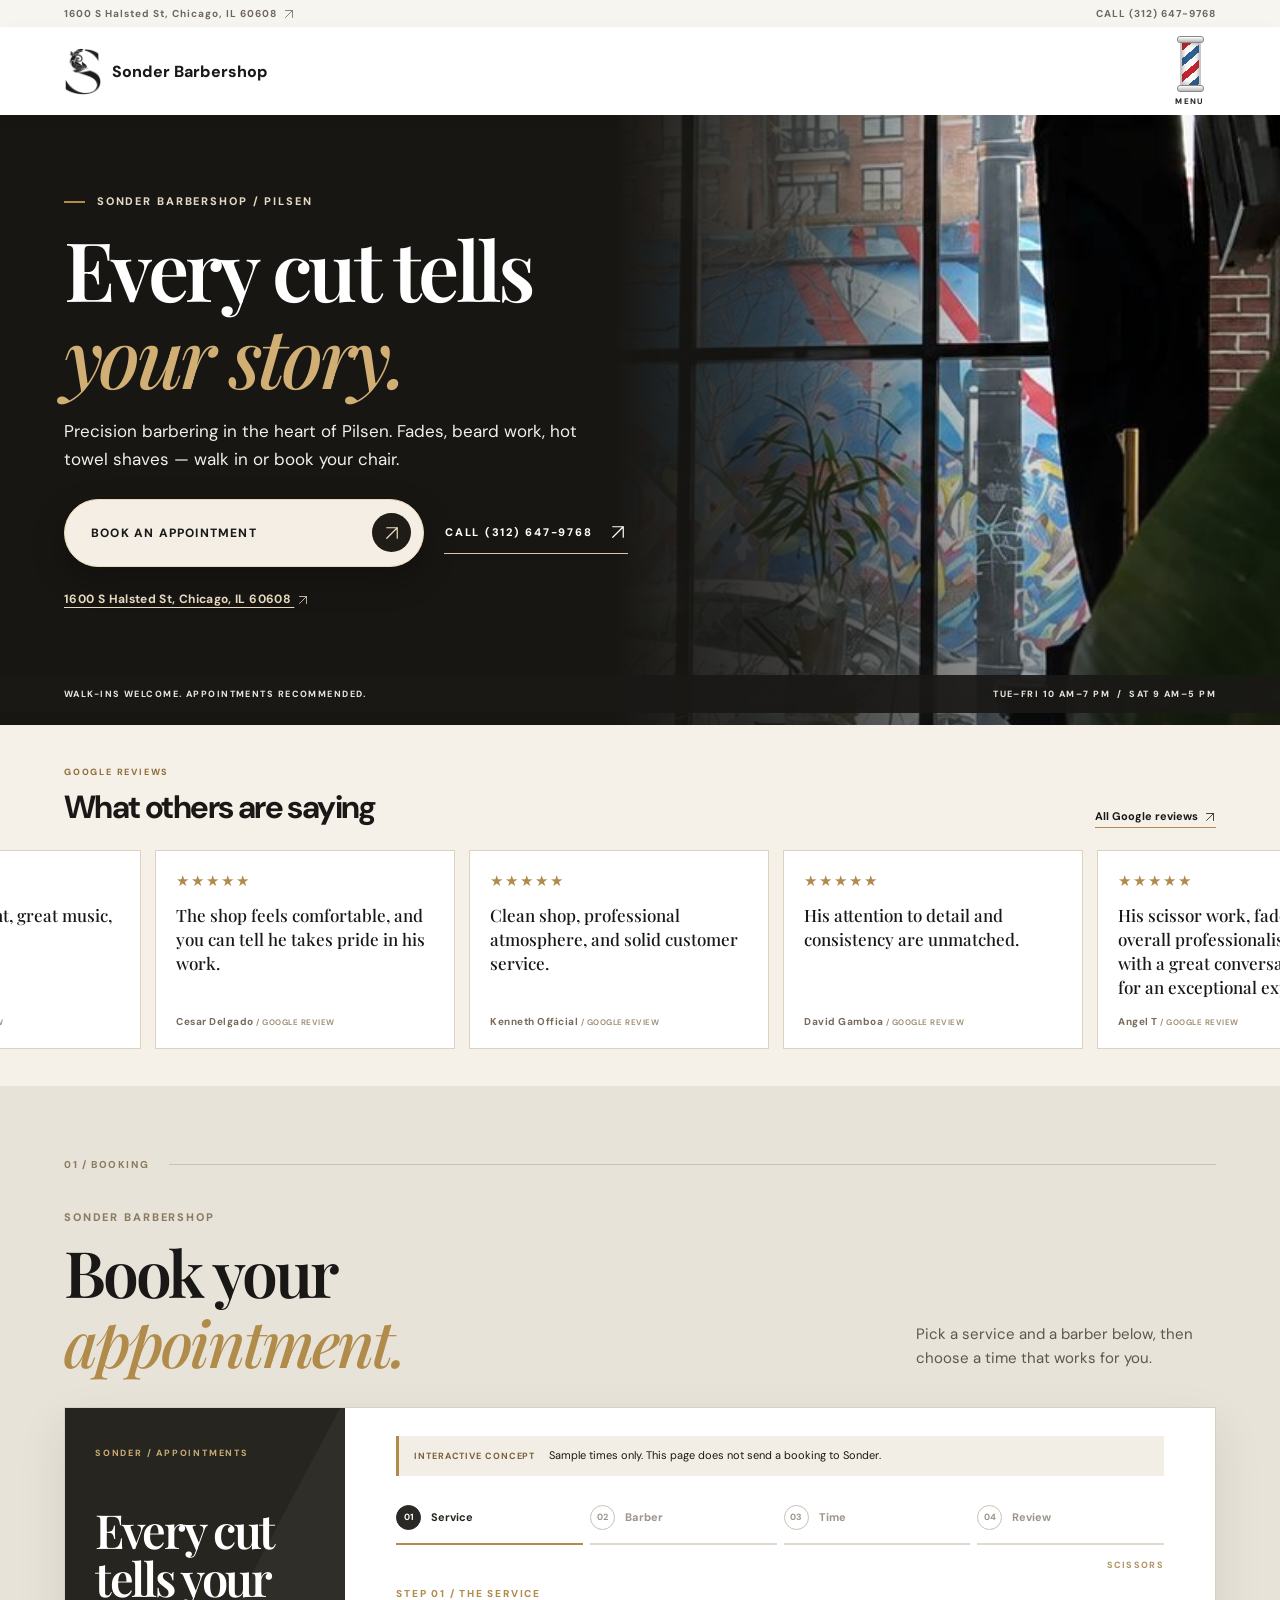
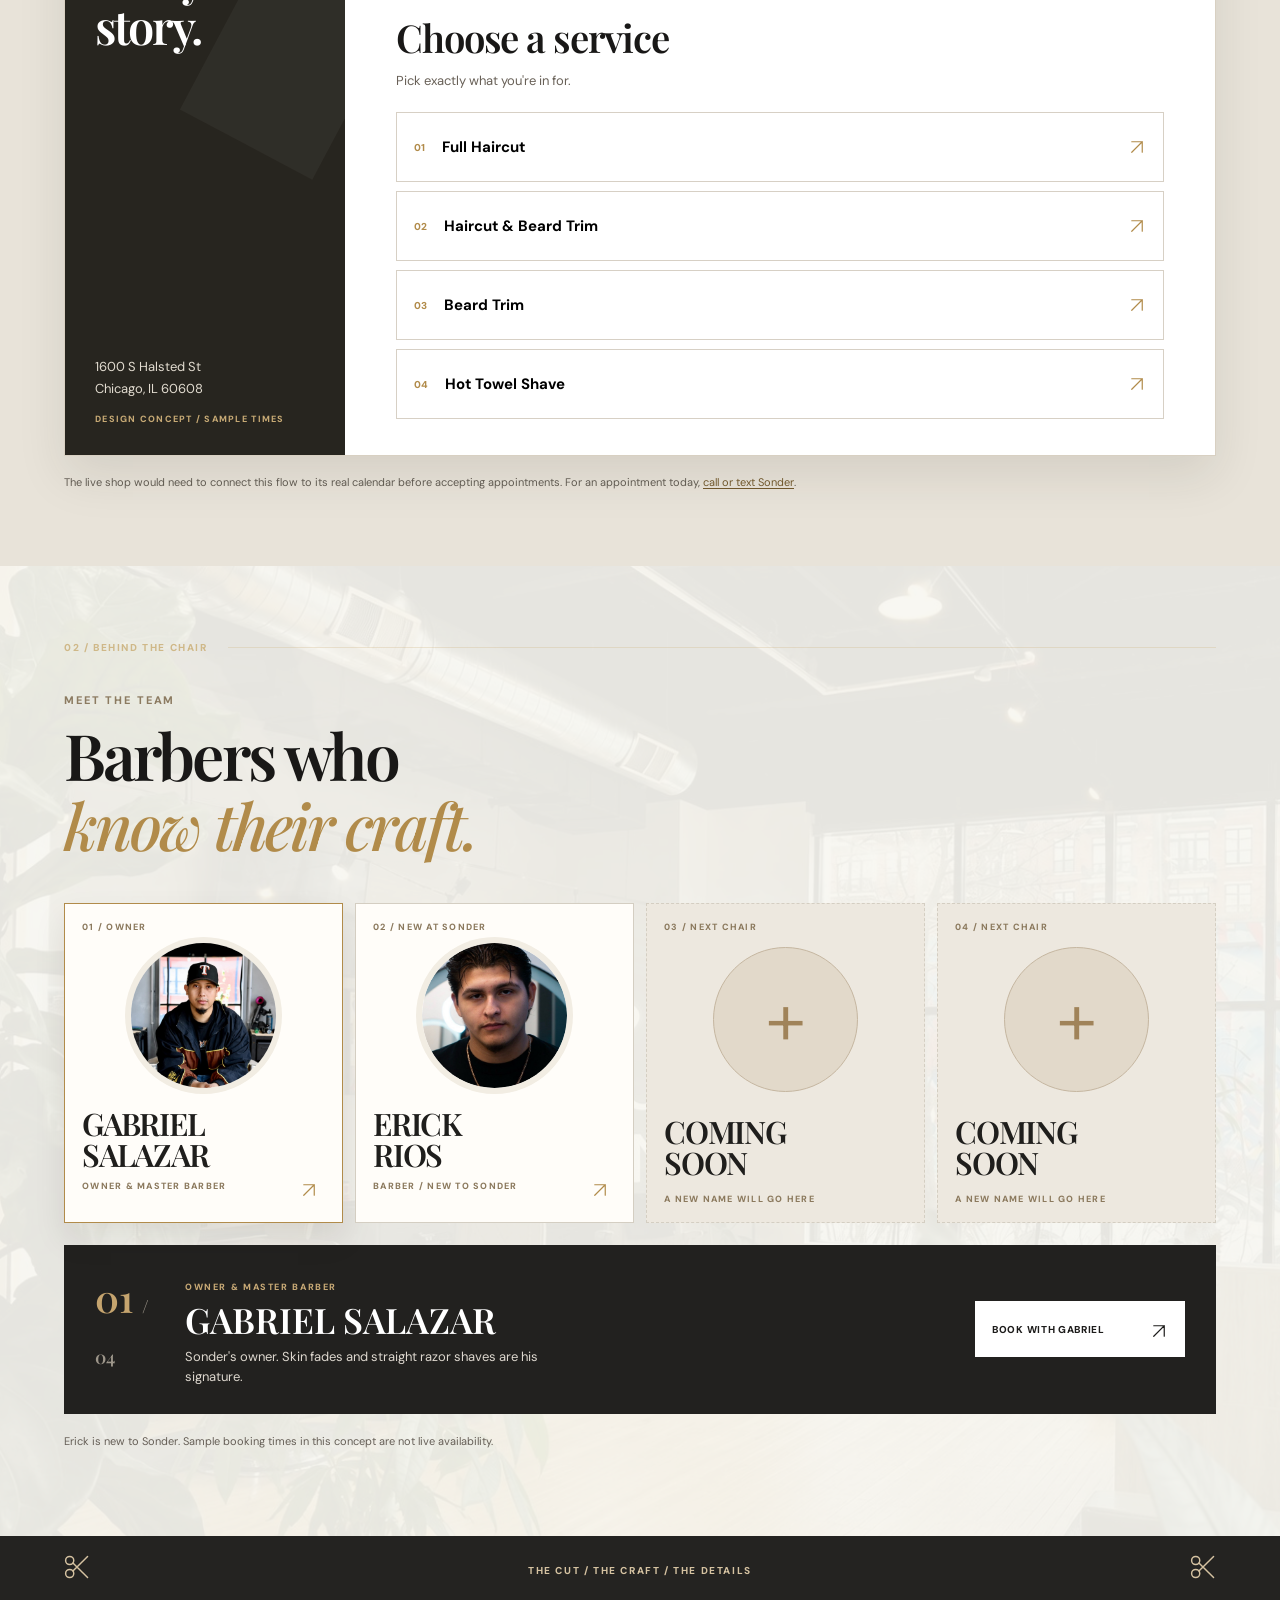
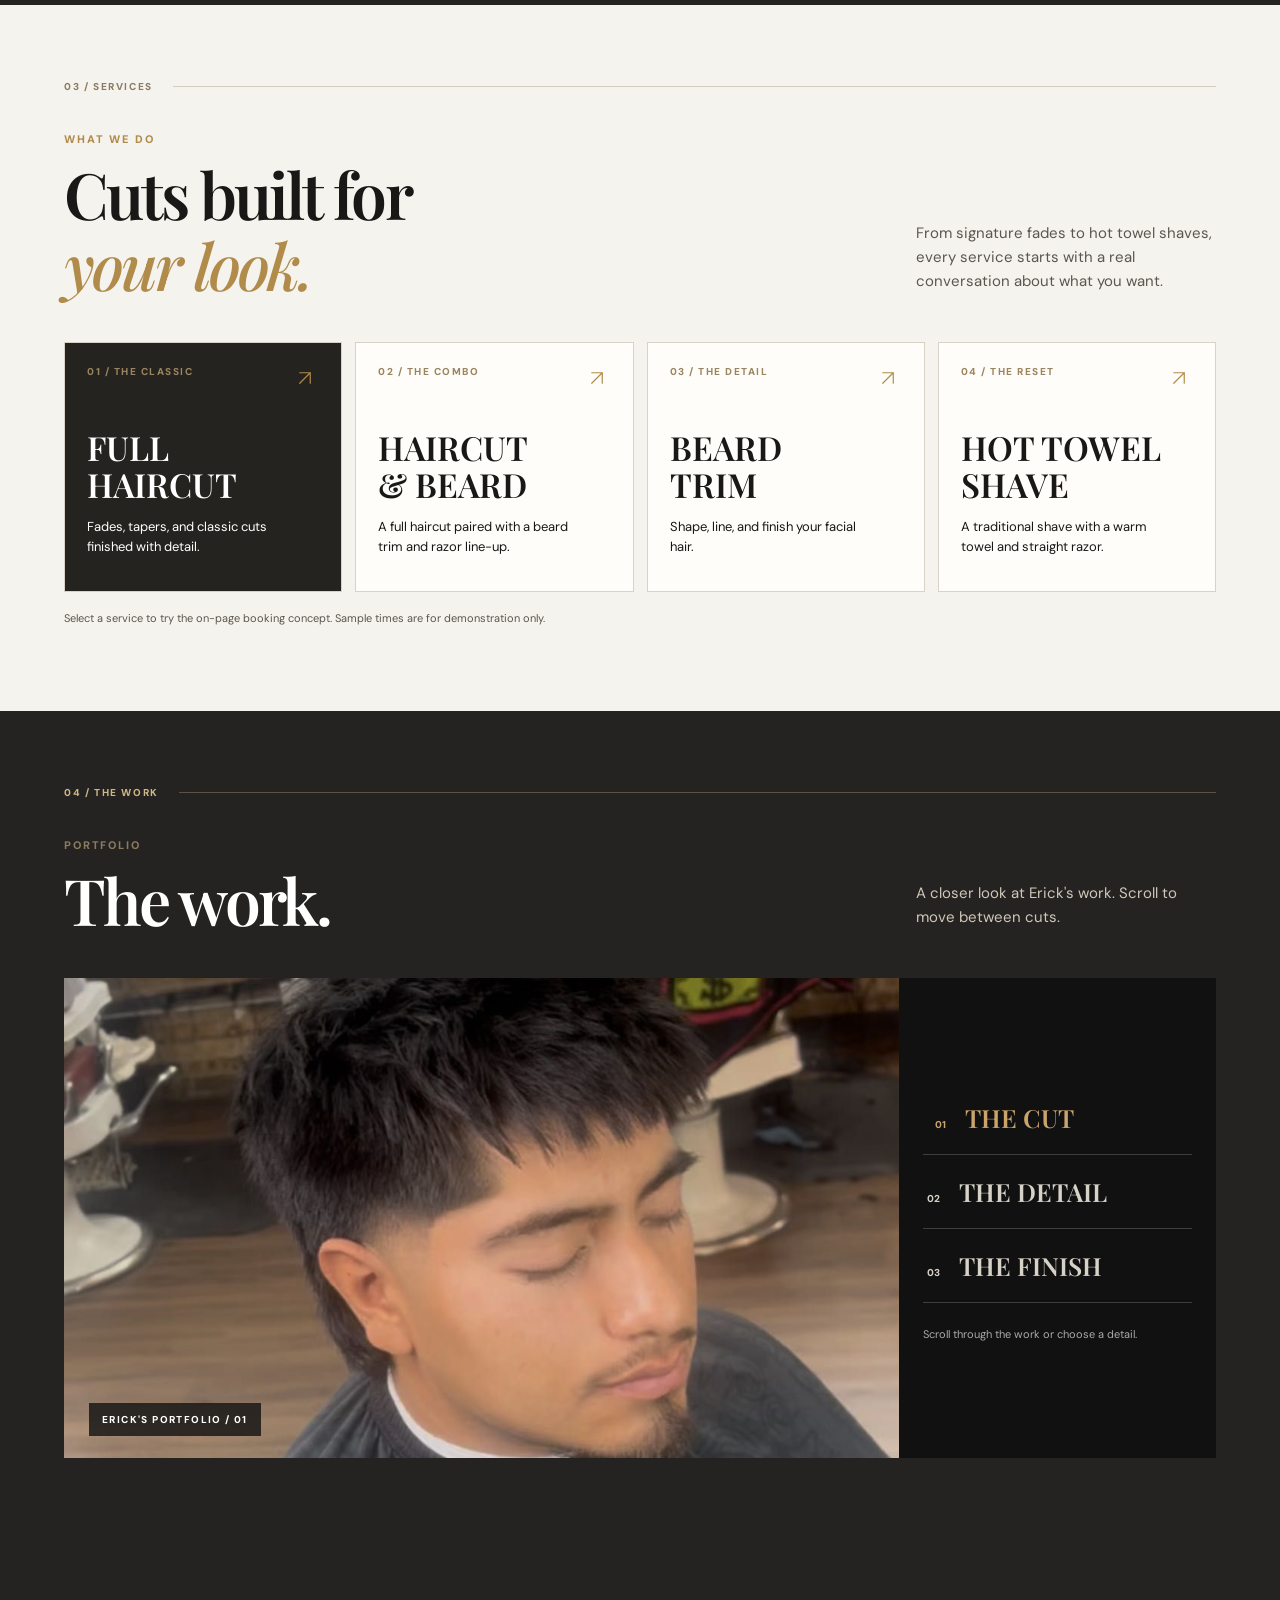
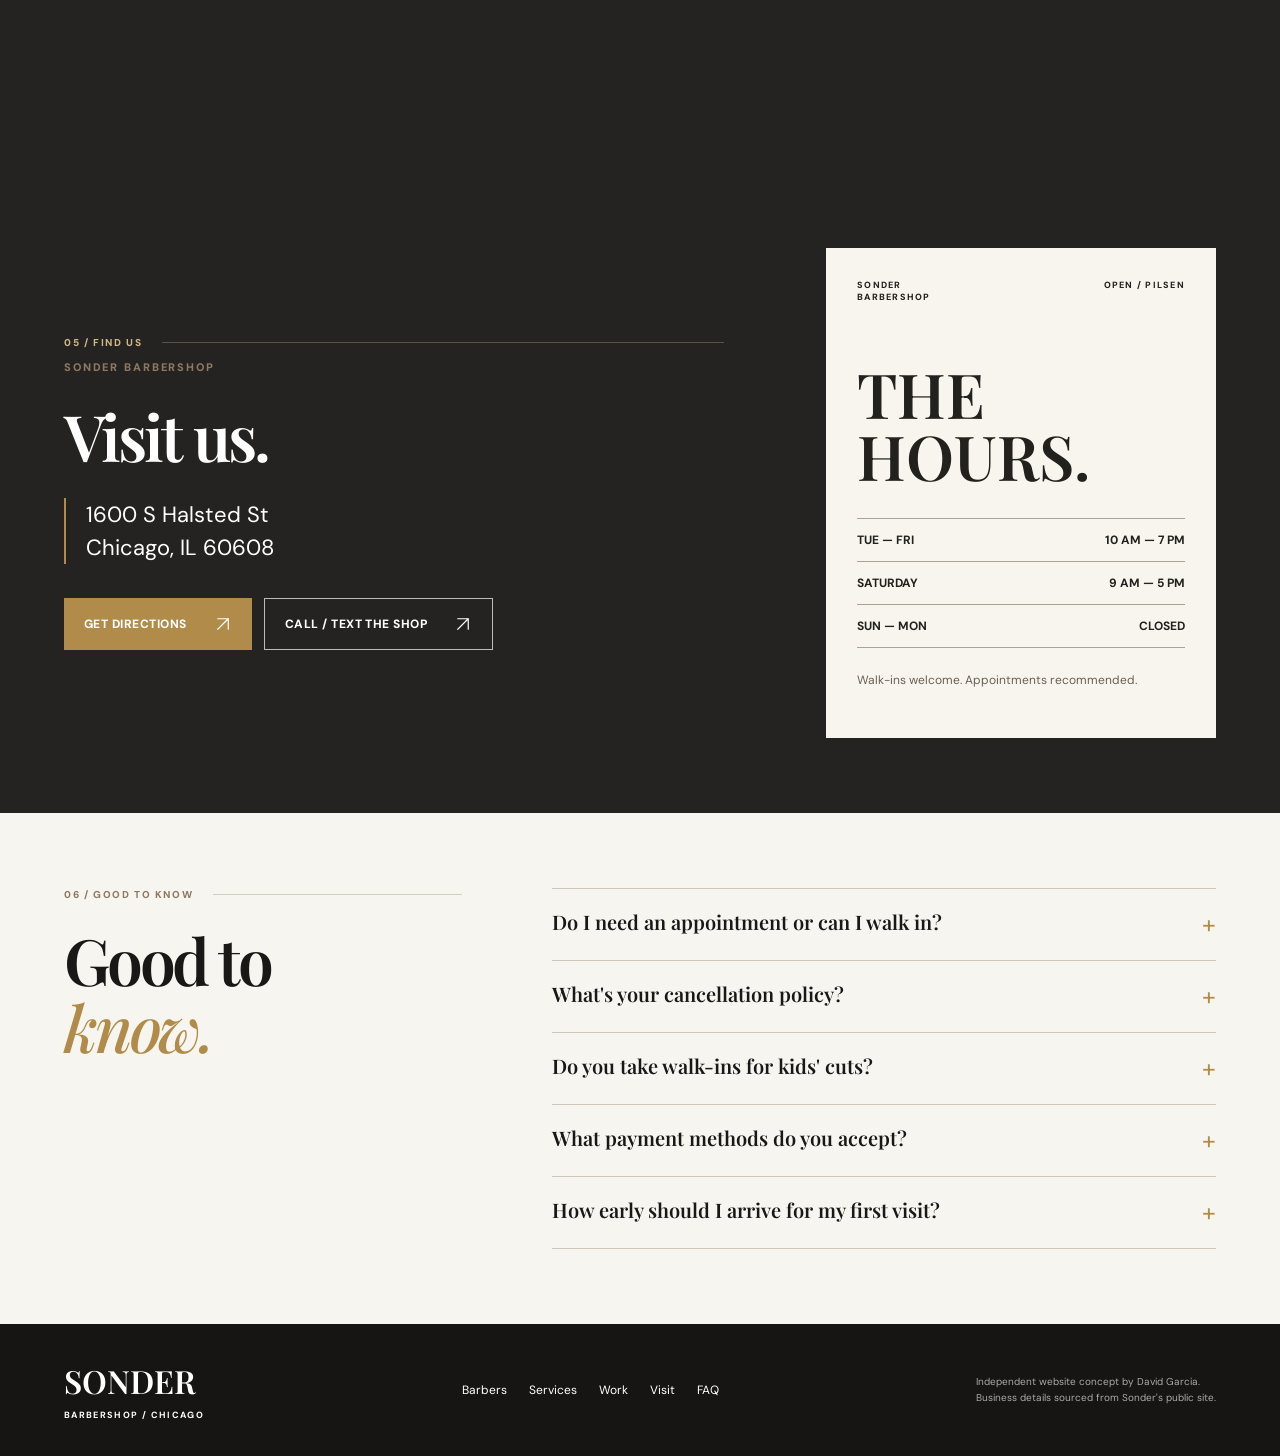
<file: index.html>
﻿<!doctype html>
<html lang="en">
<head>
<meta charset="utf-8">
<meta name="viewport" content="width=device-width,initial-scale=1">
<meta name="theme-color" content="#171717">
<meta name="description" content="Sonder Barbershop in Pilsen, Chicago. Explore the team, services, and appointment experience.">
<title>Sonder Barbershop | Pilsen, Chicago</title>
<link rel="preconnect" href="https://fonts.googleapis.com">
<link rel="preconnect" href="https://fonts.gstatic.com" crossorigin>
<link href="https://fonts.googleapis.com/css2?family=DM+Sans:wght@400;500;600;700;800&family=Playfair+Display:ital,wght@0,500;0,600;0,700;1,500;1,600&display=swap" rel="stylesheet">
<link rel="stylesheet" href="styles.css?v=mobile-polish-1">
<script defer src="main.js?v=mobile-polish-1"></script>
</head>
<body>
<a class="skip" href="#main">Skip to content</a>
<div class="concept-bar"><a href="https://www.google.com/maps/search/?api=1&amp;query=1600+S+Halsted+St+Chicago+IL+60608" target="_blank" rel="noopener noreferrer">1600 S Halsted St, Chicago, IL 60608 <svg class="ui-arrow" viewBox="0 0 24 24" aria-hidden="true" focusable="false"><path d="M5 19 19 5M5 5h14v14"/></svg></a><a href="tel:+13126479768">CALL (312) 647-9768</a></div>
<header class="site-header">
<a class="brand" href="#top" aria-label="Sonder Barbershop home"><img class="brand-logo" src="assets/sonder-logo.png" alt=""><span>Sonder Barbershop</span></a>
<button class="pole-toggle" type="button" aria-label="Open menu" aria-expanded="false" aria-controls="pole-menu"><span class="pole-cap"></span><span class="pole-shaft"></span><span class="pole-cap"></span><small>MENU</small></button>
</header>
<nav class="pole-menu" id="pole-menu" aria-label="Barber pole menu" inert>
<p class="menu-kicker">THE SHOP / YOUR WAY <span>///</span></p>
<a href="#top"><span>01</span>Home <b><svg class="ui-arrow" viewBox="0 0 24 24" aria-hidden="true" focusable="false"><path d="M5 19 19 5M5 5h14v14"/></svg></b></a>
<a href="#barbers"><span>02</span>About / Team <b><svg class="ui-arrow" viewBox="0 0 24 24" aria-hidden="true" focusable="false"><path d="M5 19 19 5M5 5h14v14"/></svg></b></a>
<a href="#services"><span>03</span>Services <b><svg class="ui-arrow" viewBox="0 0 24 24" aria-hidden="true" focusable="false"><path d="M5 19 19 5M5 5h14v14"/></svg></b></a>
<a href="#work"><span>04</span>Work <b><svg class="ui-arrow" viewBox="0 0 24 24" aria-hidden="true" focusable="false"><path d="M5 19 19 5M5 5h14v14"/></svg></b></a>
<a href="#booking"><span>05</span>Book <b><svg class="ui-arrow" viewBox="0 0 24 24" aria-hidden="true" focusable="false"><path d="M5 19 19 5M5 5h14v14"/></svg></b></a><a href="#visit"><span>06</span>Visit us <b><svg class="ui-arrow" viewBox="0 0 24 24" aria-hidden="true" focusable="false"><path d="M5 19 19 5M5 5h14v14"/></svg></b></a>
<div class="menu-contact">1600 S Halsted St / Chicago, IL 60608<br><a href="tel:+13126479768">(312) 647-9768</a></div>
</nav>
<main id="main">
<section class="hero" id="top">
<div class="hero-geometry" aria-hidden="true"><span></span><span></span><span></span></div>
<div class="hero-inner">
<div class="hero-copy">
<p class="eyebrow"><span class="red-block"></span> SONDER BARBERSHOP / PILSEN</p>
<h1>Every cut tells<br><em>your story.</em></h1>
<p class="hero-description">Precision barbering in the heart of Pilsen. Fades, beard work, hot towel shaves &mdash; walk in or book your chair.</p>
<div class="hero-actions"><a class="action action-book" href="#booking">BOOK AN APPOINTMENT <b><svg class="ui-arrow" viewBox="0 0 24 24" aria-hidden="true" focusable="false"><path d="M5 19 19 5M5 5h14v14"/></svg></b></a><a class="action action-ghost" href="tel:+13126479768">CALL (312) 647-9768 <b><svg class="ui-arrow" viewBox="0 0 24 24" aria-hidden="true" focusable="false"><path d="M5 19 19 5M5 5h14v14"/></svg></b></a></div>
<a class="hero-address" href="https://www.google.com/maps/search/?api=1&amp;query=1600+S+Halsted+St+Chicago+IL+60608" target="_blank" rel="noopener noreferrer">1600 S Halsted St, Chicago, IL 60608 <svg class="ui-arrow" viewBox="0 0 24 24" aria-hidden="true" focusable="false"><path d="M5 19 19 5M5 5h14v14"/></svg></a>
</div>
<div class="hero-portrait" aria-hidden="true"></div>
</div>
<div class="hero-baseline"><span>WALK-INS WELCOME. APPOINTMENTS RECOMMENDED.</span><span>TUE&ndash;FRI 10 AM&ndash;7 PM &nbsp;/&nbsp; SAT 9 AM&ndash;5 PM</span></div>
</section>
<section class="reviews" aria-labelledby="reviews-title"><div class="reviews-head"><div><span>GOOGLE REVIEWS</span><h2 id="reviews-title">What others are saying</h2></div><div class="review-source-links"><a href="https://www.google.com/search?q=sonder+barber+shop+chicago+reviews#lrd=0x880e2d0a1eb3fd8f:0x44888324107a9f97,1,,,," target="_blank" rel="noopener noreferrer">All Google reviews <svg class="ui-arrow" viewBox="0 0 24 24" aria-hidden="true" focusable="false"><path d="M5 19 19 5M5 5h14v14"/></svg></a></div></div><div class="reviews-window" tabindex="0" role="region" aria-label="Google reviews. Scroll left or right to browse; automatic movement resumes after interaction."><div class="reviews-track" id="reviews-track"></div></div></section>
<section class="booking-section" id="booking">
<div class="section booking-inner">
<div class="section-label"><span>01 / BOOKING</span><span class="angled-rule"></span></div>
<div class="section-heading dark"><div><p class="kicker">SONDER BARBERSHOP</p><h2>Book your<br><em>appointment.</em></h2></div><p>Pick a service and a barber below, then choose a time that works for you.</p></div>
<div class="booking-shell">
<div class="booking-aside"><p class="booking-aside-label">SONDER / APPOINTMENTS</p><h3>Every cut <br>tells your <br>story.</h3><p>1600 S Halsted St<br>Chicago, IL 60608</p><span>DESIGN CONCEPT / SAMPLE TIMES</span></div>
<div class="booking-flow">
<div class="demo-banner"><strong>INTERACTIVE CONCEPT</strong><span>Sample times only. This page does not send a booking to Sonder.</span></div>
<ol class="booking-progress" aria-label="Booking steps"><li class="current"><span>01</span> Service</li><li><span>02</span> Barber</li><li><span>03</span> Time</li><li><span>04</span> Review</li></ol>
<div id="booking-panel" aria-live="polite"></div>
</div>
</div>
<p class="booking-footnote">The live shop would need to connect this flow to its real calendar before accepting appointments. For an appointment today, <a href="tel:+13126479768">call or text Sonder</a>.</p>
</div></section>
<section class="barbers-section" id="barbers">
<div class="section">
<div class="section-label light"><span>02 / BEHIND THE CHAIR</span><span class="angled-rule"></span></div>
<div class="section-heading"><div><p class="kicker">MEET THE TEAM</p><h2>Barbers who<br><em>know their craft.</em></h2></div><p></p></div>
<div class="barber-select" role="group" aria-label="Choose a barber">
<button class="barber-tile active" type="button" data-barber="gabriel" aria-pressed="true"><span class="tile-index">01 / OWNER</span><span class="tile-photo"><img src="assets/sonder-gabriel.jpg" alt="" loading="lazy"></span><span class="tile-name">GABRIEL<br>SALAZAR</span><span class="tile-role">OWNER &amp; MASTER BARBER</span><span class="tile-arrow"><svg class="ui-arrow" viewBox="0 0 24 24" aria-hidden="true" focusable="false"><path d="M5 19 19 5M5 5h14v14"/></svg></span></button>
<button class="barber-tile" type="button" data-barber="erick" aria-pressed="false"><span class="tile-index">02 / NEW AT SONDER</span><span class="tile-photo"><img src="assets/erick-portrait.png" alt="Portrait of Erick Rios" loading="lazy"></span><span class="tile-name">ERICK<br>RIOS</span><span class="tile-role">BARBER / NEW TO SONDER</span><span class="tile-arrow"><svg class="ui-arrow" viewBox="0 0 24 24" aria-hidden="true" focusable="false"><path d="M5 19 19 5M5 5h14v14"/></svg></span></button>
<article class="barber-tile coming-soon"><span class="tile-index">03 / NEXT CHAIR</span><span class="tile-photo empty-chair" aria-hidden="true"><span>+</span></span><span class="tile-name">COMING<br>SOON</span><span class="tile-role">A NEW NAME WILL GO HERE</span></article>
<article class="barber-tile coming-soon"><span class="tile-index">04 / NEXT CHAIR</span><span class="tile-photo empty-chair" aria-hidden="true"><span>+</span></span><span class="tile-name">COMING<br>SOON</span><span class="tile-role">A NEW NAME WILL GO HERE</span></article>
</div>
<div class="barber-detail" id="barber-detail" aria-live="polite">
<div class="detail-number">01 <span>/ 04</span></div>
<div><p class="detail-kicker">OWNER &amp; MASTER BARBER</p><h3>GABRIEL<br>SALAZAR.</h3><p class="detail-copy">Sonder's owner. Skin fades and straight razor shaves are his signature.</p></div>
<a class="detail-action" href="#booking">BOOK WITH GABRIEL <span><svg class="ui-arrow" viewBox="0 0 24 24" aria-hidden="true" focusable="false"><path d="M5 19 19 5M5 5h14v14"/></svg></span></a>
</div>
<p class="barber-note">Erick is new to Sonder. Sample booking times in this concept are not live availability.</p>
</div>
</section>
<div class="tool-wipe" aria-hidden="true"><span class="tool-icon"><svg class="ui-scissors" viewBox="0 0 32 32" aria-hidden="true"><circle cx="7" cy="8" r="5"/><circle cx="7" cy="24" r="5"/><path d="m11 11 18 18M11 21 29 3"/></svg></span><span>THE CUT / THE CRAFT / THE DETAILS</span><span class="tool-icon"><svg class="ui-scissors" viewBox="0 0 32 32" aria-hidden="true"><circle cx="7" cy="8" r="5"/><circle cx="7" cy="24" r="5"/><path d="m11 11 18 18M11 21 29 3"/></svg></span></div>
<section class="section services-section" id="services">
<div class="section-label"><span>03 / SERVICES</span><span class="angled-rule"></span></div>
<div class="section-heading dark"><div><p class="kicker red-text">WHAT WE DO</p><h2>Cuts built for<br><em>your look.</em></h2></div><p>From signature fades to hot towel shaves, every service starts with a real conversation about what you want.</p></div>
<div class="service-grid">
<article class="service-card featured"><span class="service-num">01 / THE CLASSIC</span><div><h3>FULL<br>HAIRCUT</h3><p>Fades, tapers, and classic cuts finished with detail.</p></div><a href="#booking" aria-label="Try the booking demo for full haircut"><svg class="ui-arrow" viewBox="0 0 24 24" aria-hidden="true" focusable="false"><path d="M5 19 19 5M5 5h14v14"/></svg></a></article>
<article class="service-card"><span class="service-num">02 / THE COMBO</span><div><h3>HAIRCUT<br>&amp; BEARD</h3><p>A full haircut paired with a beard trim and razor line-up.</p></div><a href="#booking" aria-label="Try the booking demo for haircut and beard"><svg class="ui-arrow" viewBox="0 0 24 24" aria-hidden="true" focusable="false"><path d="M5 19 19 5M5 5h14v14"/></svg></a></article>
<article class="service-card"><span class="service-num">03 / THE DETAIL</span><div><h3>BEARD<br>TRIM</h3><p>Shape, line, and finish your facial hair.</p></div><a href="#booking" aria-label="Try the booking demo for beard trim"><svg class="ui-arrow" viewBox="0 0 24 24" aria-hidden="true" focusable="false"><path d="M5 19 19 5M5 5h14v14"/></svg></a></article>
<article class="service-card"><span class="service-num">04 / THE RESET</span><div><h3>HOT TOWEL<br>SHAVE</h3><p>A traditional shave with a warm towel and straight razor.</p></div><a href="#booking" aria-label="Try the booking demo for hot towel shave"><svg class="ui-arrow" viewBox="0 0 24 24" aria-hidden="true" focusable="false"><path d="M5 19 19 5M5 5h14v14"/></svg></a></article>
</div>
<p class="service-note">Select a service to try the on-page booking concept. Sample times are for demonstration only.</p>
</section>
<section class="work-section" id="work">
<div class="section work-inner"><div class="section-label light"><span>04 / THE WORK</span><span class="angled-rule"></span></div><div class="section-heading"><div><p class="kicker">PORTFOLIO</p><h2>The work.</h2></div><p>A closer look at Erick's work. Scroll to move between cuts.</p></div>
<div class="work-viewer"><div class="work-stage"><img id="work-image" src="assets/haircut.png" alt="Haircut from Erick Rios's portfolio"><span class="work-stage-label">ERICK'S PORTFOLIO / 01</span></div><div class="work-controls" aria-label="Explore Erick's work"><button type="button" data-work="0" class="active"><span>01</span> THE CUT</button><button type="button" data-work="1"><span>02</span> THE DETAIL</button><button type="button" data-work="2"><span>03</span> THE FINISH</button><p>Scroll through the work or choose a detail.</p></div></div>
</div>
</section>
<section class="visit-section" id="visit"><div class="section visit-inner"><div><div class="section-label light"><span>05 / FIND US</span><span class="angled-rule"></span></div><p class="kicker">SONDER BARBERSHOP</p><h2>Visit us.</h2><p class="visit-address">1600 S Halsted St<br>Chicago, IL 60608</p><div class="visit-actions"><a class="action action-red" href="https://www.google.com/maps/search/?api=1&amp;query=1600+S+Halsted+St+Chicago+IL+60608" target="_blank" rel="noopener noreferrer">GET DIRECTIONS <b><svg class="ui-arrow" viewBox="0 0 24 24" aria-hidden="true" focusable="false"><path d="M5 19 19 5M5 5h14v14"/></svg></b></a><a class="action action-ghost" href="tel:+13126479768">CALL / TEXT THE SHOP <b><svg class="ui-arrow" viewBox="0 0 24 24" aria-hidden="true" focusable="false"><path d="M5 19 19 5M5 5h14v14"/></svg></b></a></div></div><div class="hours-card"><div class="hours-top"><span>SONDER<br>BARBERSHOP</span><span>OPEN / PILSEN</span></div><h3>THE<br>HOURS.</h3><dl><div><dt>TUE &mdash; FRI</dt><dd>10 AM &mdash; 7 PM</dd></div><div><dt>SATURDAY</dt><dd>9 AM &mdash; 5 PM</dd></div><div><dt>SUN &mdash; MON</dt><dd>CLOSED</dd></div></dl><p>Walk-ins welcome. Appointments recommended.</p></div></div></section>
<section class="faq-section" id="faq"><div class="section faq-inner"><div><div class="section-label"><span>06 / GOOD TO KNOW</span><span class="angled-rule"></span></div><h2>Good to<br><em>know.</em></h2></div><div class="faq-list"><details><summary>Do I need an appointment or can I walk in?</summary><p>Walk-ins are always welcome, but booking ahead guarantees your chair and cuts your wait time.</p></details><details><summary>What's your cancellation policy?</summary><p>We ask for at least 24 hours notice so we can offer your slot to someone else.</p></details><details><summary>Do you take walk-ins for kids' cuts?</summary><p>Yes, though booking ahead is recommended on weekends when we're busiest.</p></details><details><summary>What payment methods do you accept?</summary><p>Cash, all major cards, and contactless/Apple Pay.</p></details><details><summary>How early should I arrive for my first visit?</summary><p>A few minutes early is plenty &mdash; we'll have you in the chair close to your booked time.</p></details></div></div></section></main>
<div class="cut-transition" aria-hidden="true"></div><div class="cut-word" aria-hidden="true"></div>
<footer><div class="footer-brand">SONDER<small>BARBERSHOP / CHICAGO</small></div><div><a href="#barbers">Barbers</a><a href="#services">Services</a><a href="#work">Work</a><a href="#visit">Visit</a><a href="#faq">FAQ</a></div><p>Independent website concept by David Garcia.<br>Business details sourced from Sonder's public site.</p></footer>
</body></html>
</file>
<file: styles.css>
﻿:root{--ink:#191817;--charcoal:#242321;--cream:#f5f3ee;--paper:#fffefa;--gold:#b18b4a;--sage:#65735e;--line:#ddd8cf}
*{box-sizing:border-box}html{scroll-behavior:smooth}body{margin:0;background:var(--cream);color:var(--ink);font-family:"DM Sans",Arial,sans-serif}body.menu-open{overflow:hidden}a{color:inherit;text-decoration:none}button{font:inherit;cursor:pointer}img{display:block;max-width:100%}section{scroll-margin-top:80px}.skip{position:absolute;top:-90px;left:12px;background:#fff;padding:12px;z-index:100}.skip:focus{top:12px}
.concept-bar{background:#f7f5f0;display:flex;justify-content:space-between;padding:7px max(5vw,22px);font-size:9px;font-weight:700;letter-spacing:.16em;color:#6e675e}.site-header{position:relative;z-index:30;height:88px;padding:0 max(5vw,22px);display:flex;gap:30px;align-items:center;background:#fff;color:var(--ink);box-shadow:0 3px 16px #00000009}.brand{display:flex;align-items:center;gap:10px;font-weight:800;font-size:16px;white-space:nowrap}.brand-logo{height:47px;width:38px;object-fit:contain}.header-nav{display:flex;gap:30px;margin-left:auto;font-size:13px;font-weight:600}.header-nav a:hover{color:var(--gold)}.pole-toggle{display:flex;flex-direction:column;align-items:center;justify-content:center;background:none;border:0;color:#222;width:39px;height:72px;flex:none}.pole-cap{width:22px;height:7px;background:linear-gradient(#fff,#b6b6b6);border:1px solid #888;border-radius:3px}.pole-shaft{height:35px;width:17px;border-left:2px solid #c7c7c7;border-right:2px solid #c7c7c7;background:repeating-linear-gradient(140deg,#c3252f 0 6px,#fafafa 6px 12px,#2d6192 12px 18px,#fafafa 18px 24px);background-size:100% 48px;animation:pole 1.2s linear infinite;box-shadow:inset 0 0 5px #3337}@keyframes pole{to{background-position:0 48px}}.pole-toggle small{margin-top:3px;font-size:7px;letter-spacing:.16em;font-weight:800}.menu-scrim{position:fixed;inset:0;background:#151412a8;z-index:27}.pole-menu{position:fixed;right:0;top:0;bottom:0;width:min(450px,100vw);background:#f8f6f1;color:#1d1b19;z-index:28;padding:125px 34px 30px;display:flex;flex-direction:column;transform:translateX(105%);transition:transform .4s cubic-bezier(.18,.84,.2,1);box-shadow:-12px 0 45px #0004}.pole-menu.open{transform:translateX(0)}.menu-kicker{font-size:10px;font-weight:800;letter-spacing:.14em;color:var(--gold);margin:0 0 18px}.pole-menu>a{display:flex;align-items:center;gap:24px;padding:14px 0;border-bottom:1px solid #cfc9bd;font:600 35px "Playfair Display",Georgia,serif}.pole-menu>a:hover{color:var(--gold);padding-left:7px}.pole-menu>a span{font:700 10px "DM Sans",sans-serif;color:#817669}.pole-menu>a b{font:400 23px "DM Sans";margin-left:auto}.menu-contact{margin-top:auto;font-size:12px;line-height:1.8}
.hero{position:relative;min-height:690px;color:#fff;background:#3c3c38 url("assets/sonder-bg.jpg") center 48%/cover no-repeat}.hero:before{content:"";position:absolute;inset:0;background:linear-gradient(90deg,#11100fd6 0%,#11100f9a 36%,#11100f22 76%),linear-gradient(0deg,#1118,transparent 50%)}.hero-geometry,.hero-portrait{display:none}.hero-inner{position:relative;max-width:1440px;margin:auto;min-height:630px;display:flex;align-items:flex-end;padding:70px max(5vw,22px) 80px}.hero-copy{max-width:720px}.eyebrow,.kicker{font-size:11px;letter-spacing:.17em;font-weight:800}.eyebrow{color:#e4d9c6}.red-block{display:inline-block;width:21px;height:2px;vertical-align:middle;margin-right:7px;background:var(--gold)}.hero h1{font:600 clamp(59px,6.3vw,96px)/1.06 "Playfair Display",Georgia,serif;letter-spacing:-.045em;margin:26px 0}.hero h1 em{color:#c8a15d;font-weight:500}.hero-description{max-width:490px;font-size:17px;line-height:1.65;color:#f2f0ec}.hero-actions,.visit-actions{display:flex;gap:12px;flex-wrap:wrap;margin-top:34px}.action{min-height:52px;padding:14px 20px;display:inline-flex;align-items:center;justify-content:space-between;gap:27px;font-size:12px;font-weight:800;letter-spacing:.04em;transition:background .2s,transform .2s}.action:hover{transform:translateY(-3px)}.action b{font-size:18px}.action-white{background:#fff;color:#1b1b1b}.action-white:hover{background:#e8dcc8}.action-ghost{color:#fff;border:1px solid #ffffffb0}.action-ghost:hover{background:#ffffff21}.action-red{background:var(--gold);color:#fff}.hero-baseline{position:relative;background:#191816ec;color:#e8e3db;display:flex;justify-content:space-between;padding:13px max(5vw,22px);font-size:9px;letter-spacing:.16em;font-weight:800}.marquee{overflow:hidden;background:#eee9df;color:#716551;white-space:nowrap}.marquee>div{width:max-content;padding:14px 0;animation:marquee 34s linear infinite;font-size:10px;font-weight:800;letter-spacing:.2em}.marquee i{font-style:normal;margin:0 12px;color:var(--gold)}@keyframes marquee{to{transform:translateX(-50%)}}
.section{max-width:1370px;margin:auto;padding:104px max(5vw,22px)}.section-label{display:flex;align-items:center;gap:20px;color:#8c7b61;font-size:10px;font-weight:800;letter-spacing:.16em}.section-label.light{color:#cfb888}.angled-rule{height:1px;background:currentColor;flex:1;opacity:.32}.intro-layout{display:grid;grid-template-columns:1.15fr .85fr;align-items:end;gap:65px}.intro h2,.section-heading h2,.visit-section h2{font:600 clamp(49px,5vw,73px)/1.1 "Playfair Display",Georgia,serif;letter-spacing:-.045em;margin:25px 0 0}.intro h2 span,.section-heading h2 em,.visit-section h2 em{color:var(--gold);font-weight:500}.intro-layout>div{border-left:2px solid var(--gold);padding-left:28px}.intro p{line-height:1.7;font-size:16px;max-width:455px}.text-link{display:inline-flex;gap:27px;border-bottom:1px solid var(--gold);padding-bottom:7px;margin-top:10px;font-size:11px;font-weight:800;letter-spacing:.06em}.text-link:hover{color:var(--gold)}
.barbers-section{background:#e7e4dc url("assets/sonder-bg.jpg") center/cover no-repeat;position:relative}.barbers-section:before{content:"";position:absolute;inset:0;background:#f8f7f1ed}.barbers-section>.section{position:relative}.section-heading{display:flex;justify-content:space-between;align-items:end;gap:35px;margin:28px 0 42px}.section-heading h2{margin-top:13px}.section-heading h2 em{font-style:italic}.section-heading>p{max-width:300px;line-height:1.6;font-size:15px;margin:0 0 7px;color:#5b554d}.kicker{color:#8c7b61}.barber-select{display:grid;grid-template-columns:1fr 1fr;gap:22px}.barber-tile{min-height:395px;border:1px solid #d4cec2;background:#fffdf9;color:#1f1e1c;text-align:left;padding:24px;position:relative;overflow:hidden;display:flex;flex-direction:column;align-items:start;transition:transform .25s,box-shadow .25s,border-color .25s}.barber-tile:hover{transform:translateY(-5px)}.barber-tile.active{border-color:var(--gold);box-shadow:0 15px 30px #21190f18}.tile-index,.tile-role{position:relative;z-index:2;font-size:10px;font-weight:800;letter-spacing:.14em;color:#8b795d}.tile-photo{width:193px;height:193px;border-radius:50%;overflow:hidden;align-self:center;margin:10px 0 20px;box-shadow:0 0 0 6px #f2ede3}.tile-photo img{width:100%;height:100%;object-fit:cover;object-position:center 22%}.tile-name{position:relative;z-index:2;font:600 38px/1 "Playfair Display",Georgia,serif;letter-spacing:-.04em}.tile-role{margin-top:10px}.tile-arrow{position:absolute;right:24px;bottom:23px;font-size:24px;color:var(--gold)}.barber-detail{display:grid;grid-template-columns:65px 1fr auto;gap:25px;align-items:center;background:#22211f;color:#fff;padding:27px 31px;margin-top:22px}.detail-number{font:600 38px "Playfair Display",Georgia,serif;color:#c5a46e;align-self:start}.detail-number span{font-size:18px;color:#9d968a}.detail-kicker{color:#c9aa76;font-size:9px;letter-spacing:.18em;font-weight:800}.barber-detail h3{font:600 35px/1 "Playfair Display",Georgia,serif;margin:0 0 10px}.detail-copy{font-size:13px;line-height:1.55;color:#ddd7ce;max-width:380px;margin:0}.detail-action{min-width:210px;display:flex;align-items:center;justify-content:space-between;gap:18px;background:#fff;color:#1d1c1b;padding:15px 17px;font-size:10px;font-weight:800;letter-spacing:.07em}.detail-action:hover{background:#dbcaa9}.detail-action span{font-size:20px}.barber-note{font-size:11px;line-height:1.6;color:#655e56;margin-top:19px}.tool-wipe{display:flex;align-items:center;justify-content:space-between;background:#242321;color:#d5c2a1;padding:18px max(5vw,22px);font-size:10px;font-weight:800;letter-spacing:.16em}.tool-icon{font-size:22px;animation:snip 3s ease-in-out infinite}@keyframes snip{50%{transform:rotate(-18deg)}}
.services-section{background:var(--cream)}.section-heading.dark>p{color:#5c574e}.red-text{color:var(--gold)}.service-grid{display:grid;grid-template-columns:repeat(4,1fr);gap:13px}.service-card{min-height:330px;border:1px solid #d9d3c7;background:#fffdf9;padding:22px;display:flex;flex-direction:column;justify-content:space-between;position:relative;transition:transform .2s,box-shadow .2s}.service-card:hover{transform:translateY(-5px);box-shadow:0 14px 26px #40321d16}.service-card.featured{background:#25231f;color:#fff}.service-num{font-size:10px;color:#9b855f;letter-spacing:.15em;font-weight:800}.service-card h3{font:600 clamp(27px,2.6vw,40px)/1.1 "Playfair Display",Georgia,serif;margin:0 0 15px}.service-card p{font-size:13px;line-height:1.5;max-width:210px}.service-card>a{position:absolute;top:19px;right:20px;color:var(--gold);font-size:24px}.service-card>a:hover{transform:translate(2px,-2px)}.service-note{font-size:11px;color:#5c564c;margin-top:19px}
.work-section{background:#f0ece4}.work-inner{position:relative}.work-grid{display:grid;grid-template-columns:repeat(3,1fr);gap:15px}.work-grid figure{margin:0;height:410px;position:relative;overflow:hidden;background:#cbc7be}.work-grid img{width:100%;height:100%;object-fit:cover;transition:transform .45s}.work-grid figure:hover img{transform:scale(1.05)}.work-grid figure:after{content:"";position:absolute;inset:50% 0 0;background:linear-gradient(transparent,#171512ba)}.work-grid figcaption{position:absolute;z-index:1;left:22px;bottom:20px;color:#fff;display:grid;gap:4px}.work-grid figcaption span{font-size:9px;letter-spacing:.13em;font-weight:800}.work-grid figcaption strong{font:600 25px "Playfair Display",Georgia,serif}
.visit-section{background:#242321;color:#fff}.visit-inner{display:grid;grid-template-columns:1fr 390px;gap:8vw;align-items:center}.visit-section h2{margin:27px 0}.visit-address{font-size:22px;line-height:1.5;border-left:2px solid var(--gold);padding-left:20px}.hours-card{background:#f8f5ee;color:#22211e;padding:31px;min-height:490px}.hours-top{display:flex;justify-content:space-between;font-size:9px;letter-spacing:.14em;font-weight:800}.hours-card h3{font:600 62px/1 "Playfair Display",Georgia,serif;margin:60px 0 31px}.hours-card dl{border-top:1px solid #aca392;margin:0}.hours-card dl div{display:flex;justify-content:space-between;gap:15px;padding:13px 0;border-bottom:1px solid #aca392;font-size:12px;font-weight:700}.hours-card p{font-size:12px;color:#686055;margin-top:24px}
footer{background:#161514;color:#fff;padding:35px max(5vw,22px);display:flex;justify-content:space-between;align-items:center;gap:30px}.footer-brand{font:600 32px "Playfair Display",Georgia,serif}.footer-brand small{display:block;font:700 9px "DM Sans",sans-serif;letter-spacing:.15em;margin-top:7px}.footer-brand>span{color:var(--gold)}footer>div:nth-child(2){display:flex;gap:22px;font-size:12px}footer a:hover{color:var(--gold)}footer p{font-size:10px;color:#aaa;line-height:1.6}
@media(max-width:1000px){.header-nav{display:none}.intro-layout{gap:35px}.service-grid{grid-template-columns:repeat(2,1fr)}.visit-inner{grid-template-columns:1fr 340px;gap:35px}}
@media(max-width:700px){.concept-bar span:last-child{display:none}.site-header{height:74px}.brand{font-size:14px}.brand-logo{height:39px;width:32px}.hero{min-height:620px;background-position:57% center}.hero:before{background:linear-gradient(90deg,#11100fbd,#11100f55),linear-gradient(0deg,#11100fd1,transparent 75%)}.hero-inner{min-height:560px;padding:50px 22px;align-items:end}.hero h1{font-size:clamp(55px,11vw,77px)}.hero-description{font-size:15px}.hero-baseline{font-size:7px}.section{padding:76px 22px}.intro-layout{display:block}.intro h2,.section-heading h2,.visit-section h2{font-size:clamp(43px,9vw,64px)}.intro-layout>div{margin-top:28px}.section-heading{display:block}.section-heading>p{margin-top:20px}.barber-select{grid-template-columns:1fr}.barber-tile{min-height:335px}.tile-photo{height:175px;width:175px}.barber-detail{grid-template-columns:50px 1fr;padding:22px;gap:12px}.detail-number{font-size:28px}.detail-action{grid-column:1/-1}.service-grid{grid-template-columns:1fr 1fr}.service-card{min-height:285px}.work-grid{grid-template-columns:1fr;gap:15px}.work-grid figure{height:360px}.visit-inner{display:block}.hours-card{max-width:400px;margin-top:55px;min-height:460px}footer{flex-wrap:wrap}footer p{width:100%}}
@media(max-width:450px){.pole-toggle{margin-left:auto}.hero h1{font-size:52px}.hero-actions{display:grid}.action{width:100%}.service-grid{grid-template-columns:1fr}.service-card{min-height:240px}.service-card h3{font-size:36px}.pole-menu{padding:105px 25px 25px}.pole-menu>a{font-size:30px}}
@media(prefers-reduced-motion:reduce){*,*:before,*:after{scroll-behavior:auto!important;animation-duration:.01ms!important;transition-duration:.01ms!important}}

.booking-section{background:#e8e3d9}.booking-shell{display:grid;grid-template-columns:280px minmax(0,1fr);background:#fff;box-shadow:0 20px 45px #2a231c1a;border:1px solid #d8d0c2;min-height:560px}.booking-aside{background:#27251f;color:#fff;padding:30px;display:flex;flex-direction:column;position:relative;overflow:hidden}.booking-aside:after{content:"";position:absolute;right:-70px;top:-40px;width:150px;height:400px;background:#ffffff0a;transform:rotate(28deg)}.booking-aside-label{font-size:9px;letter-spacing:.2em;font-weight:800;color:#c7aa75}.booking-aside h3{font:600 47px/1.02 "Playfair Display",Georgia,serif;letter-spacing:-.05em;margin:38px 0 auto}.booking-aside>p:not(.booking-aside-label){font-size:13px;line-height:1.7;color:#e2dcd0}.booking-aside>span{font-size:9px;font-weight:800;letter-spacing:.14em;color:#c7aa75}.booking-flow{padding:28px clamp(22px,4vw,55px) 36px}.demo-banner{background:#f3eee5;border-left:3px solid var(--gold);padding:12px 15px;display:flex;gap:14px;align-items:center;font-size:11px;line-height:1.4}.demo-banner strong{font-size:9px;letter-spacing:.1em;white-space:nowrap;color:#79613a}.booking-progress{list-style:none;display:grid;grid-template-columns:repeat(4,1fr);gap:7px;padding:0;margin:29px 0 36px}.booking-progress li{color:#9c958b;border-bottom:2px solid #dfd9cf;padding:0 0 13px;font-size:11px;font-weight:700;white-space:nowrap}.booking-progress li span{display:inline-grid;place-items:center;border:1px solid #c9c1b5;width:25px;height:25px;border-radius:50%;margin-right:7px;font-size:9px}.booking-progress li.current{color:#27231d;border-color:var(--gold)}.booking-progress li.current span{background:#2b2925;color:#fff;border-color:#2b2925}.booking-progress li.complete{color:#6e5a36;border-color:#b8a277}.booking-step-head>span{font-size:10px;font-weight:800;letter-spacing:.18em;color:var(--gold)}.booking-step-head h3,.demo-complete h3{font:600 clamp(28px,3vw,42px) "Playfair Display",Georgia,serif;margin:9px 0 8px;letter-spacing:-.03em}.booking-step-head p{font-size:13px;color:#686057;line-height:1.5;margin:0 0 22px}.booking-options{display:grid;gap:9px}.booking-options button{display:flex;align-items:center;gap:17px;text-align:left;background:#fff;border:1px solid #d7d0c5;padding:16px 17px;min-height:70px;transition:border-color .2s,background .2s,transform .2s}.booking-options button:hover,.booking-options button.chosen{border-color:var(--gold);background:#f8f4eb;transform:translateX(3px)}.booking-options button>span{color:var(--gold);font-size:10px;font-weight:800}.booking-options button>strong{font-size:15px}.booking-options button>small{font-size:11px;color:#70695f;margin-left:auto}.booking-options button>b{font-size:20px;color:var(--gold);margin-left:auto}.booking-options button>small+b{margin-left:0}.date-options{display:grid;grid-template-columns:repeat(4,1fr);gap:8px}.date-options button{background:#fff;border:1px solid #d5cec3;min-height:69px;display:grid;place-content:center;gap:4px}.date-options button span{font-size:10px;color:#80776c}.date-options button strong{font-size:13px}.date-options button:hover,.date-options button.chosen,.time-options button:hover,.time-options button.chosen{background:#292721;color:#fff;border-color:#292721}.date-options button.chosen span{color:#d1ba90}.time-options{display:grid;grid-template-columns:repeat(4,1fr);gap:8px;margin-top:18px;min-height:72px}.time-options button{border:1px solid #d5cec3;background:#fff;padding:12px 8px;font-size:12px;font-weight:700}.time-options p{grid-column:1/-1;color:#73695c;font-size:12px}.step-actions{display:flex;justify-content:space-between;align-items:center;gap:15px;margin-top:26px}.step-back{border:0;background:none;padding:10px 0;color:#635b50;font-size:11px;font-weight:800;text-decoration:underline;text-underline-offset:3px}.step-next,.step-call{background:#23221f;color:#fff;border:0;padding:14px 18px;font-size:11px;font-weight:800;white-space:nowrap}.step-next:hover,.step-call:hover{background:#836a3d}.step-next:disabled{opacity:.38;cursor:not-allowed}.review-list{border-top:1px solid #d6cec1;margin:0}.review-list div{display:flex;justify-content:space-between;gap:20px;border-bottom:1px solid #d6cec1;padding:13px 0}.review-list dt{font-size:9px;letter-spacing:.1em;font-weight:800;color:#8a7655}.review-list dd{margin:0;text-align:right;font-size:13px;font-weight:700}.review-warning{font-size:12px;color:#6b5b40;background:#f7f1e7;padding:13px;margin:18px 0 0}.complete-mark{width:52px;height:52px;border-radius:50%;display:grid;place-items:center;background:#73816c;color:#fff;font-size:25px;margin-bottom:24px}.demo-complete{padding:20px 0}.demo-complete p:not(.detail-kicker){font-size:14px;line-height:1.6;color:#625b51}.demo-complete .step-actions{justify-content:start;flex-wrap:wrap}.booking-footnote{font-size:11px;color:#605a51;margin:18px 0 0;line-height:1.5}.booking-footnote a{color:#70572c;text-decoration:underline;text-underline-offset:2px}
@media(max-width:900px){.booking-shell{grid-template-columns:220px minmax(0,1fr)}.booking-aside h3{font-size:38px}}
@media(max-width:700px){.booking-shell{display:block}.booking-aside{min-height:185px;padding:20px}.booking-aside h3{font-size:29px;margin:8px 0 15px}.booking-aside h3 br{display:none}.booking-aside>p:not(.booking-aside-label),.booking-aside>span{display:none}.booking-flow{padding:22px}.booking-progress li{font-size:0}.booking-progress li span{font-size:9px}.date-options,.time-options{grid-template-columns:repeat(4,1fr)}.demo-banner{align-items:start;display:grid;gap:3px}}
@media(max-width:450px){.date-options,.time-options{grid-template-columns:repeat(2,1fr)}.booking-options button{flex-wrap:wrap}.booking-options button>small{margin-left:0}.booking-options button>b{margin-left:auto}.step-actions{flex-wrap:wrap}.review-list div{gap:10px}.review-list dd{max-width:62%}}

.faq-section{background:#f7f5ef}.faq-inner{display:grid;grid-template-columns:.75fr 1.25fr;gap:7vw}.faq-inner h2{font:600 clamp(48px,5vw,74px)/1.05 "Playfair Display",Georgia,serif;letter-spacing:-.05em;margin:25px 0}.faq-inner h2 em{font-weight:500;color:var(--gold)}.faq-inner>div>p{font-size:14px;color:#6c6459}.faq-list{border-top:1px solid #cfc7ba}.faq-list details{border-bottom:1px solid #cfc7ba;padding:19px 0}.faq-list summary{list-style:none;cursor:pointer;font:600 20px "Playfair Display",Georgia,serif;display:flex;justify-content:space-between;gap:15px}.faq-list summary::-webkit-details-marker{display:none}.faq-list summary:after{content:"+";font:400 25px "DM Sans";color:var(--gold)}.faq-list details[open] summary:after{content:"-"} .faq-list details p{font-size:14px;line-height:1.65;color:#5d564d;max-width:570px;margin:14px 0 0}@media(max-width:700px){.faq-inner{display:block}.faq-list{margin-top:32px}.faq-list summary{font-size:18px}}
/* One-page Sonder pitch: interaction layer */
.site-header{gap:18px}.pole-toggle{cursor:pointer;margin-left:auto}.pole-menu{position:relative;inset:auto;width:100%;height:auto;max-height:0;overflow:hidden;padding:0 max(5vw,22px);display:grid;grid-template-columns:repeat(3,minmax(0,1fr));gap:0 22px;transform:none;background:#1c1b19;color:#fff;box-shadow:none;transition:max-height .4s ease,padding .4s ease;z-index:29}.pole-menu.open{max-height:350px;padding-top:24px;padding-bottom:24px;transform:none}.menu-kicker{grid-column:1/-1;margin:0 0 8px}.pole-menu>a{font-size:clamp(19px,2.2vw,28px);border-color:#ffffff30;gap:12px;padding:11px 0}.pole-menu>a:hover{padding-left:5px}.pole-menu>a span{color:#b99a66}.pole-menu>a b{font-size:17px}.menu-contact{grid-column:1/-1;margin:17px 0 0;font-size:11px;color:#bcb4a7}.pole-toggle[aria-expanded="true"] .pole-shaft{animation-duration:.5s}.hero{min-height:610px}.hero-inner{min-height:560px}.hero h1{font-size:clamp(62px,7vw,108px)}.hero h1 em{color:#d1af74}.hero-description{max-width:420px}.action-book{background:#fff;color:#161514;min-width:330px;min-height:66px;box-shadow:8px 8px 0 #b18b4d;font-size:14px}.action-book:hover{background:#e7d4ae;box-shadow:4px 4px 0 #b18b4d;transform:translate(4px,4px)}
.reviews{background:#f5f1e9;padding:34px 0 37px;overflow:hidden}.reviews-head{display:flex;align-items:end;justify-content:space-between;gap:20px;padding:0 max(5vw,22px) 22px}.reviews-head span{font-size:9px;font-weight:800;letter-spacing:.2em;color:#916f3b}.reviews-head h2{margin:6px 0 0;font:700 clamp(22px,2.5vw,35px) "DM Sans",sans-serif;letter-spacing:-.05em}.reviews-head a{font-size:11px;font-weight:700;border-bottom:1px solid #b38b52;padding-bottom:4px}.reviews-window{overflow:hidden}.reviews-track{display:flex;width:max-content;animation:reviewsLoop 40s linear infinite}.reviews-window:hover .reviews-track,.reviews-window:focus-within .reviews-track{animation-play-state:paused}.review-set{display:flex;gap:14px;padding-right:14px}.review-card{width:300px;min-height:165px;background:#fff;border:1px solid #ddd2c1;padding:20px;display:flex;flex-direction:column}.review-stars{color:#b18b4d;font-size:15px;letter-spacing:2px}.review-card p{font:500 17px/1.4 "Playfair Display",Georgia,serif;margin:13px 0 auto}.review-card strong{font-size:10px;letter-spacing:.05em;margin-top:15px;color:#766a59}@keyframes reviewsLoop{to{transform:translateX(-50%)}}
.booking-section .section{padding-top:72px;padding-bottom:75px}.booking-section .section-heading{margin-bottom:30px}.booking-flow{position:relative}.booking-enter{animation:bookingEnter .35s ease both}@keyframes bookingEnter{from{opacity:.3;transform:translateX(16px)}to{opacity:1;transform:translateX(0)}}.booking-enter:before{content:attr(data-tool);position:absolute;right:0;top:-22px;color:#b29565;font-size:9px;font-weight:800;letter-spacing:.14em}.barbers-section .section,.services-section.section,.work-inner,.visit-inner,.faq-inner{padding-top:75px;padding-bottom:75px}.barber-select{grid-template-columns:repeat(4,minmax(0,1fr));gap:12px}.barber-tile{min-height:320px;padding:17px}.tile-photo{width:145px;height:145px;margin:10px auto 20px}.tile-name{font-size:31px}.tile-role,.tile-index{font-size:9px}.coming-soon{background:#ede8df;border-style:dashed;justify-content:space-between}.empty-chair{display:grid;place-items:center;box-shadow:none;border:1px solid #c5b6a0;color:#a08359;background:#e2d9ca}.empty-chair span{font:300 75px "DM Sans",sans-serif}.service-card{min-height:250px}.work-section{min-height:118vh;background:#242321;color:#fff}.work-section .section-heading>p{color:#d0c7b9}.work-viewer{display:grid;grid-template-columns:minmax(0,1.45fr) minmax(220px,.55fr);background:#111;min-height:480px;position:sticky;top:16px}.work-stage{position:relative;overflow:hidden;background:#151515;min-height:480px}.work-stage img{width:100%;height:100%;position:absolute;inset:0;object-fit:cover;object-position:center;transition:opacity .15s,transform .65s}.work-stage img.changing{opacity:.15;transform:scale(1.04)}.work-stage-label{position:absolute;left:25px;bottom:22px;color:#fff;background:#191817d9;padding:10px 13px;font-size:10px;font-weight:800;letter-spacing:.14em}.work-controls{display:flex;flex-direction:column;justify-content:center;padding:24px}.work-controls button{background:none;color:#d7d2c8;border:0;border-bottom:1px solid #ffffff30;padding:20px 4px;text-align:left;font:600 25px "Playfair Display",Georgia,serif;cursor:pointer;transition:color .2s,padding-left .2s}.work-controls button:hover,.work-controls button.active{color:#caa46b;padding-left:12px}.work-controls button span{font:800 10px "DM Sans",sans-serif;margin-right:14px}.work-controls p{font-size:11px;color:#aaa;line-height:1.4;margin-top:24px}.cut-transition{position:fixed;inset:0;z-index:99;pointer-events:none;background:#171614;color:#f5f0e7;display:flex;align-items:center;justify-content:center;gap:22px;clip-path:polygon(0 0,0 0,0 100%,0 100%);opacity:0}.cut-transition.playing{animation:cutWipe .85s ease-in-out both}.cut-tool{font-size:clamp(90px,15vw,210px);line-height:1;transform:rotate(-20deg)}.cut-label{font-size:clamp(17px,3vw,35px);font-weight:800;letter-spacing:.1em;color:#c6a66d}@keyframes cutWipe{0%{clip-path:polygon(0 0,0 0,0 100%,0 100%);opacity:1}40%,58%{clip-path:polygon(0 0,100% 0,100% 100%,0 100%);opacity:1}100%{clip-path:polygon(100% 0,100% 0,100% 100%,100% 100%);opacity:1}}
@media(max-width:900px){.barber-select{grid-template-columns:repeat(2,minmax(0,1fr))}.work-section{min-height:auto}.work-viewer{position:relative;top:auto}}
@media(max-width:700px){.pole-menu{grid-template-columns:repeat(2,minmax(0,1fr))}.pole-menu.open{max-height:480px}.pole-menu>a{font-size:21px}.hero{min-height:580px}.hero-inner{min-height:520px}.reviews-head{align-items:start;display:block}.reviews-head a{display:inline-block;margin-top:13px}.barbers-section .section,.services-section.section,.work-inner,.visit-inner,.faq-inner{padding-top:62px;padding-bottom:62px}.work-viewer{display:block}.work-stage{min-height:390px}.work-controls{padding:10px 16px}.work-controls button{font-size:19px;padding:12px 4px}.work-controls p{margin:10px 0}.barber-tile{min-height:280px}.tile-photo{width:130px;height:130px}.tile-name{font-size:27px}}
@media(max-width:450px){.pole-menu{padding-left:22px;padding-right:22px}.pole-menu.open{padding-top:17px;padding-bottom:17px}.pole-menu>a{font-size:17px;gap:6px}.pole-menu>a b{font-size:12px}.brand{font-size:12px}.hero h1{font-size:49px}.action-book{min-width:0;width:100%}.barber-select{gap:8px}.barber-tile{padding:12px;min-height:235px}.tile-photo{width:95px;height:95px}.tile-name{font-size:22px}.tile-role,.tile-index{font-size:8px}.barber-detail{margin-top:10px}.review-card{width:260px}.work-stage{min-height:310px}}
@media(prefers-reduced-motion:reduce){.reviews-track{animation:none;transform:none}.reviews-window{overflow-x:auto}.cut-transition{display:none}.work-stage img{transition:none}}

.review-source-links{display:flex;flex-wrap:wrap;gap:16px}.review-card strong span{font-weight:600;color:#9c8a70;font-size:8px;white-space:nowrap}@media(max-width:700px){.review-source-links{gap:12px}}
.calendar-head{display:flex;align-items:center;justify-content:space-between;gap:12px;margin:0 0 15px}.calendar-head strong{font:600 clamp(20px,2.3vw,29px) "Playfair Display",Georgia,serif}.calendar-head button{width:38px;height:38px;border:1px solid #cfc4b4;background:#fff;color:#24211c;font-size:18px;cursor:pointer}.calendar-head button:hover:not(:disabled){background:#24211c;color:#fff}.calendar-head button:disabled{opacity:.3;cursor:not-allowed}.calendar-weekdays{display:grid;grid-template-columns:repeat(7,1fr);gap:5px;margin-bottom:5px;text-align:center}.calendar-weekdays span{font-size:9px;font-weight:800;color:#927b58}.date-options{grid-template-columns:repeat(7,minmax(0,1fr));gap:5px}.date-options button{min-height:44px;font-size:12px;font-weight:700;cursor:pointer}.date-options button:disabled{opacity:.25;background:#eeeae3;color:#6b655c;cursor:not-allowed}.date-options .calendar-blank{display:block}.calendar-range{font-size:10px;color:#7a6d5b;margin:12px 0 0}.time-options{margin-top:16px}.booking-shell{min-height:630px}@media(max-width:700px){.date-options{grid-template-columns:repeat(7,minmax(0,1fr))}.date-options button{min-height:41px}}@media(max-width:450px){.date-options{grid-template-columns:repeat(7,minmax(0,1fr))}.date-options button{min-height:36px}.calendar-weekdays span{font-size:8px}}
/* Interactive screen cuts: the outgoing page is a frozen browser snapshot. */
.cut-transition.is-armed{display:flex;position:fixed;left:0;top:42vh;right:auto;bottom:auto;inset:auto;width:164px;height:122px;z-index:999;background:#f6f0e5;color:#1b1a18;border:4px solid #1b1a18;box-shadow:9px 9px 0 #b48a4c;clip-path:polygon(0 0,100% 0,91% 100%,0 100%);opacity:1;transform:rotate(-10deg);flex-direction:column;gap:0;padding:8px;view-transition-name:barber-tool;pointer-events:none}.cut-transition.is-armed svg{width:78px;height:78px;align-self:center;flex:none}.cut-transition.is-armed span{font:900 10px "DM Sans",sans-serif;letter-spacing:.09em;white-space:nowrap;color:#8b6837}.cut-transition.is-armed.fallback{animation:fallbackTool .7s ease forwards}@keyframes fallbackTool{to{transform:translateX(115vw) rotate(13deg)}}::view-transition-old(root),::view-transition-new(root){mix-blend-mode:normal;animation-fill-mode:both}::view-transition-new(root){animation:none;z-index:0}::view-transition-old(root){z-index:1}::view-transition-group(barber-tool){z-index:3}::view-transition-old(barber-tool){animation:toolAcross 1.05s cubic-bezier(.18,.72,.27,1) both}::view-transition-new(barber-tool){animation:none;opacity:0}@keyframes toolAcross{0%{transform:translateX(-12vw) rotate(-18deg)}15%{transform:translateX(5vw) rotate(-10deg)}50%{transform:translateX(49vw) rotate(9deg)}100%{transform:translateX(112vw) rotate(19deg)}}
html[data-cut="scissors"]::view-transition-old(root){animation:scissorsRip 1.05s cubic-bezier(.2,.65,.25,1) both}@keyframes scissorsRip{0%,13%{clip-path:polygon(0 0,100% 0,100% 100%,0 100%);transform:translateX(0)}40%{clip-path:polygon(27% 0,100% 0,100% 100%,17% 100%)}100%{clip-path:polygon(107% 0,107% 0,97% 100%,97% 100%);transform:translateX(3%)}}html[data-cut="clippers"]::view-transition-old(root){animation:clipperFade 1.05s steps(12,end) both}@keyframes clipperFade{0%,12%{clip-path:inset(0 0 0 0)}100%{clip-path:inset(0 0 100% 0)}}html[data-cut="clippers"]::view-transition-old(barber-tool){animation:toolUp 1.05s ease-in-out both}@keyframes toolUp{0%{transform:translate(5vw,56vh) rotate(-18deg)}100%{transform:translate(72vw,-60vh) rotate(15deg)}}html[data-cut="razor"]::view-transition-old(root){animation:razorSlice 1.05s cubic-bezier(.25,.7,.2,1) both}@keyframes razorSlice{0%,12%{clip-path:polygon(0 0,100% 0,100% 100%,0 100%)}50%{clip-path:polygon(0 0,100% 0,64% 100%,0 100%)}100%{clip-path:polygon(0 0,0 0,0 100%,0 100%)}}html[data-cut="razor"]::view-transition-old(barber-tool){animation:toolDiagonal 1.05s ease-in-out both}@keyframes toolDiagonal{0%{transform:translate(94vw,-45vh) rotate(140deg)}100%{transform:translate(-20vw,50vh) rotate(165deg)}}html[data-cut="comb"]::view-transition-old(root){animation:combReveal 1.05s cubic-bezier(.3,.8,.2,1) both}@keyframes combReveal{0%,10%{clip-path:inset(0 0 0 0)}100%{clip-path:inset(0 100% 0 0)}}html[data-cut="comb"]::view-transition-old(barber-tool){animation:toolAcross 1.05s steps(10,end) both}html[data-cut="brush"]::view-transition-old(root){animation:brushSweep 1.05s ease-in-out both}@keyframes brushSweep{0%,12%{clip-path:circle(140% at 0 50%)}65%{clip-path:circle(53% at 0 50%)}100%{clip-path:circle(0% at 0 50%)}}html[data-cut="brush"]::view-transition-old(barber-tool){animation:toolAcross 1.05s ease-in-out both}html[data-cut="pole"]::view-transition-old(root){animation:poleTwist 1.05s ease-in-out both}@keyframes poleTwist{0%,12%{clip-path:inset(0 0 0 0);transform:rotate(0) scale(1)}100%{clip-path:inset(0 50% 0 50%);transform:rotate(4deg) scale(1.05)}}html[data-cut="pole"]::view-transition-old(barber-tool){animation:toolSpin 1.05s ease-in-out both}@keyframes toolSpin{0%{transform:translateX(0) rotate(0)}100%{transform:translateX(110vw) rotate(720deg)}}
@media(prefers-reduced-motion:reduce){.cut-transition.is-armed{display:none}::view-transition-old(root),::view-transition-new(root),::view-transition-old(barber-tool){animation-duration:.01ms!important}}
.cut-transition.is-armed{inset:42vh auto auto 0}
.cut-transition.is-armed:before{content:"";position:absolute;left:-12px;top:17px;width:190px;height:9px;background:#b48a4c;transform:rotate(-12deg);z-index:-1}.cut-transition.is-armed:after{content:"";position:absolute;right:4px;top:-19px;width:58px;height:19px;background:#1b1a18;clip-path:polygon(0 0,100% 0,73% 100%,0 100%)}@keyframes scissorsRip{0%,13%{clip-path:polygon(0 0,100% 0,100% 100%,0 100%);transform:translateX(0)}40%{clip-path:polygon(31% 0,100% 0,100% 100%,24% 100%,27% 82%,22% 67%,25% 48%,22% 30%,28% 12%)}100%{clip-path:polygon(107% 0,107% 0,97% 100%,97% 100%);transform:translateX(3%)}}@keyframes toolAcross{0%{transform:translateX(-12vw) rotate(-18deg)}15%{transform:translateX(4vw) rotate(-10deg)}50%{transform:translateX(32vw) rotate(8deg)}100%{transform:translateX(112vw) rotate(19deg)}}
.cut-word{display:none}.cut-word.is-armed{display:block;position:fixed;right:3vw;top:68vh;z-index:998;max-width:92vw;color:#f8f2e8;font:900 clamp(65px,10vw,160px)/.85 "DM Sans",sans-serif;letter-spacing:-.09em;text-transform:uppercase;white-space:nowrap;transform:rotate(-8deg);-webkit-text-stroke:3px #171614;text-shadow:9px 9px 0 #b48a4c;view-transition-name:cut-word;pointer-events:none}.cut-word.is-armed:after{content:"";display:block;width:100%;height:12px;background:#171614;clip-path:polygon(0 0,100% 0,91% 100%,4% 100%);margin-top:5px}::view-transition-group(cut-word){z-index:2}::view-transition-old(cut-word){animation:wordBurst 1.05s cubic-bezier(.18,.8,.28,1) both}::view-transition-new(cut-word){opacity:0;animation:none}@keyframes wordBurst{0%,12%{opacity:0;transform:translate(12vw,10vh) rotate(-17deg) scale(.55)}32%,66%{opacity:1;transform:translate(0,0) rotate(-7deg) scale(1)}100%{opacity:0;transform:translate(-12vw,-4vh) rotate(4deg) scale(1.08)}}@media(max-width:700px){.cut-word.is-armed{top:72vh;right:4vw;font-size:clamp(48px,14vw,85px);-webkit-text-stroke:2px #171614;text-shadow:5px 5px 0 #b48a4c}}@media(prefers-reduced-motion:reduce){.cut-word.is-armed{display:none}}
/* Art direction pass: sculpted booking CTA, quiet secondary action, and a pole that opens the inline menu. */
.hero-actions{align-items:center;gap:28px}.action-book{background:#f4eee4;color:#1b1a18;border:1px solid #ead8b7;border-radius:999px;min-height:68px;min-width:360px;padding:10px 12px 10px 26px;box-shadow:0 12px 32px #0004;font-size:12px;letter-spacing:.1em}.action-book b{display:grid;place-items:center;width:39px;height:39px;border-radius:50%;background:#1f1c18;color:#f1dfbf;font-size:20px;flex:none}.action-book:hover{background:#fffaf0;box-shadow:0 16px 38px #0006;transform:translateY(-2px)}.hero-actions .action-ghost{width:auto;min-height:42px;padding:8px 1px;border:0;border-bottom:1px solid #d9c8a8;background:transparent;box-shadow:none;font-size:11px;letter-spacing:.16em;gap:17px}.hero-actions .action-ghost:hover{background:transparent;color:#e7c99a;transform:translateY(-2px)}.hero-actions .action-ghost b{font-size:16px}
.pole-toggle.pole-pop{animation:poleBounce .75s cubic-bezier(.2,.95,.25,1.25)}.pole-toggle.pole-pop .pole-shaft{animation:pole .19s linear infinite}@keyframes poleBounce{0%{transform:translateY(0) scale(1)}30%{transform:translateY(-15px) scale(1.18)}54%{transform:translateY(3px) scale(.94)}76%{transform:translateY(-5px) scale(1.06)}100%{transform:translateY(0) scale(1)}}.pole-menu{clip-path:inset(0 0 100% 0);transition:max-height .62s cubic-bezier(.2,.75,.2,1),padding .62s cubic-bezier(.2,.75,.2,1),clip-path .62s cubic-bezier(.2,.75,.2,1)}.pole-menu.open{clip-path:inset(0 0 0 0)}
/* The large instrument follows the opening in the frozen page rather than crossing it as a small card. */
.cut-transition.is-armed{inset:28vh auto auto 0;width:310px;height:310px;padding:0;background:transparent;border:0;box-shadow:none;clip-path:none;transform:none;gap:0}.cut-transition.is-armed:before{left:28px;top:14px;width:254px;height:254px;background:#d1a869;clip-path:polygon(15% 0,100% 9%,90% 85%,50% 100%,0 81%,7% 25%);transform:rotate(-11deg);z-index:-1;box-shadow:none}.cut-transition.is-armed:after{display:none}.cut-transition.is-armed svg{width:235px;height:235px;margin:12px auto 0;align-self:center;color:#151412;stroke-width:5;filter:drop-shadow(4px 4px 0 #f9efd9)}.cut-transition.is-armed span{position:absolute;left:39px;bottom:14px;background:#171614;color:#f7e8cd;padding:9px 16px;font:900 12px "DM Sans",sans-serif;letter-spacing:.12em;clip-path:polygon(0 0,100% 0,94% 100%,0 100%)}
.cut-word.is-armed{right:3vw;top:66vh;max-width:96vw;color:#f7efe2;font:italic 700 clamp(90px,12vw,190px)/.9 "Playfair Display",Georgia,serif;letter-spacing:-.07em;-webkit-text-stroke:2px #161513;text-shadow:8px 8px 0 #b78e51,14px 14px 0 #171614;transform:rotate(-7deg)}.cut-word.is-armed:after{height:9px;background:#b78e51}
::view-transition-old(root){animation-duration:1.35s!important}::view-transition-old(barber-tool){animation-duration:1.35s!important}::view-transition-old(cut-word){animation-duration:1.35s!important}
@keyframes scissorsRip{0%,20%{clip-path:polygon(0 0,100% 0,100% 100%,0 100%,0 83%,0 67%,0 50%,0 34%,0 17%);transform:translateX(0)}40%{clip-path:polygon(28% 0,100% 0,100% 100%,28% 100%,31% 83%,26% 67%,29% 50%,25% 34%,30% 17%)}65%{clip-path:polygon(62% 0,100% 0,100% 100%,60% 100%,64% 83%,59% 67%,63% 50%,58% 34%,64% 17%)}100%{clip-path:polygon(101% 0,101% 0,101% 100%,101% 100%,101% 83%,101% 67%,101% 50%,101% 34%,101% 17%);transform:translateX(0)}}
@keyframes toolAcross{0%,17%{opacity:0;transform:translateX(-22vw) rotate(-16deg)}29%{opacity:1;transform:translateX(3vw) rotate(-10deg)}42%{opacity:1;transform:translateX(20vw) rotate(-4deg)}65%{opacity:1;transform:translateX(47vw) rotate(8deg)}88%{opacity:1;transform:translateX(78vw) rotate(16deg)}100%{opacity:0;transform:translateX(90vw) rotate(18deg)}}
@keyframes wordBurst{0%,22%{opacity:0;transform:translate(4vw,6vh) rotate(-12deg) scale(.7)}37%{opacity:1;transform:translate(0,0) rotate(-7deg) scale(1.08)}48%,76%{opacity:1;transform:translate(0,0) rotate(-7deg) scale(1)}100%{opacity:0;transform:translate(-3vw,-2vh) rotate(-3deg) scale(1.03)}}
@keyframes clipperFade{0%,22%{clip-path:inset(0 0 0 0)}50%{clip-path:inset(0 0 32% 0)}80%{clip-path:inset(0 0 82% 0)}100%{clip-path:inset(0 0 100% 0)}}
@keyframes toolUp{0%,18%{opacity:0;transform:translate(8vw,55vh) rotate(-14deg)}35%{opacity:1;transform:translate(22vw,27vh) rotate(-8deg)}68%{opacity:1;transform:translate(48vw,-16vh) rotate(6deg)}90%{opacity:1;transform:translate(71vw,-46vh) rotate(12deg)}100%{opacity:0;transform:translate(72vw,-54vh) rotate(12deg)}}
@keyframes razorSlice{0%,20%{clip-path:polygon(0 0,100% 0,100% 100%,0 100%)}50%{clip-path:polygon(0 0,100% 0,66% 100%,0 100%)}80%{clip-path:polygon(0 0,28% 0,0 100%,0 100%)}100%{clip-path:polygon(0 0,0 0,0 100%,0 100%)}}
@keyframes toolDiagonal{0%,17%{opacity:0;transform:translate(92vw,-49vh) rotate(145deg)}35%{opacity:1;transform:translate(70vw,-25vh) rotate(150deg)}70%{opacity:1;transform:translate(26vw,15vh) rotate(163deg)}100%{opacity:0;transform:translate(-10vw,49vh) rotate(169deg)}}
@keyframes combReveal{0%,20%{clip-path:inset(0 0 0 0)}52%{clip-path:inset(0 34% 0 0)}80%{clip-path:inset(0 81% 0 0)}100%{clip-path:inset(0 100% 0 0)}}@keyframes brushSweep{0%,20%{clip-path:circle(140% at 0 50%)}52%{clip-path:circle(75% at 0 50%)}80%{clip-path:circle(20% at 0 50%)}100%{clip-path:circle(0% at 0 50%)}}@keyframes poleTwist{0%,20%{clip-path:inset(0 0 0 0);transform:rotate(0) scale(1)}70%{clip-path:inset(0 30% 0 30%);transform:rotate(3deg) scale(1.04)}100%{clip-path:inset(0 50% 0 50%);transform:rotate(4deg) scale(1.05)}}
@media(max-width:700px){.cut-transition.is-armed{width:220px;height:220px;top:31vh}.cut-transition.is-armed:before{left:18px;top:12px;width:184px;height:184px}.cut-transition.is-armed svg{width:170px;height:170px;margin-top:8px}.cut-transition.is-armed span{left:22px;bottom:4px;font-size:9px;padding:7px 10px}.cut-word.is-armed{top:70vh;right:4vw;font-size:clamp(67px,17vw,120px);-webkit-text-stroke:1.5px #161513;text-shadow:5px 5px 0 #b78e51,9px 9px 0 #171614}.hero-actions{gap:16px}}
@media(max-width:450px){.hero-actions{display:flex;flex-direction:column;align-items:flex-start}.action-book{min-width:0;width:100%;padding-left:19px;font-size:10px;letter-spacing:.07em}.hero-actions .action-ghost{width:auto}}
@media(prefers-reduced-motion:reduce){.pole-toggle.pole-pop{animation:none}.cut-transition.is-armed,.cut-word.is-armed{display:none}}

.pole-toggle{width:52px;height:78px}.pole-cap{width:27px;height:7px}.pole-shaft{width:21px;height:42px}.pole-toggle small{font-size:8px;margin-top:4px}@media(max-width:700px){.pole-toggle{height:72px;width:46px}.pole-shaft{width:19px;height:39px}.pole-cap{width:25px}}
/* Live barber tools above the frozen view. The blade halves animate independently; the screen advances only on each snip. */
#cut-stage:popover-open{position:fixed;inset:0;width:100vw;height:100vh;margin:0;padding:0;border:0;background:transparent;overflow:hidden;pointer-events:none;z-index:2147483647}#cut-stage::backdrop{background:transparent}.cut-carrier{position:absolute;left:0;top:27vh;width:320px;height:250px;filter:drop-shadow(5px 7px 0 #c49a5a) drop-shadow(1px 2px 2px #111);will-change:transform}.cut-carrier svg{display:block;width:320px;height:250px;overflow:visible}.cut-tool-name{display:none}.cut-title{position:absolute;right:3vw;bottom:10vh;max-width:96vw;color:#f7efe2;font:italic 700 clamp(90px,12vw,190px)/.9 "Playfair Display",Georgia,serif;letter-spacing:-.07em;white-space:nowrap;-webkit-text-stroke:2px #161513;text-shadow:8px 8px 0 #b78e51,14px 14px 0 #171614;transform:rotate(-7deg);animation:liveTitle 1.5s cubic-bezier(.18,.8,.28,1) both}.cut-title:after{content:"";display:block;width:100%;height:9px;margin-top:5px;background:#b78e51;clip-path:polygon(0 0,100% 0,91% 100%,4% 100%)}
@keyframes liveTitle{0%,22%{opacity:0;transform:translate(4vw,6vh) rotate(-12deg) scale(.65)}36%{opacity:1;transform:translate(0,0) rotate(-7deg) scale(1.08)}47%,82%{opacity:1;transform:translate(0,0) rotate(-7deg) scale(1)}100%{opacity:0;transform:translate(-3vw,-2vh) rotate(-3deg) scale(1.04)}}
html[data-cut]::view-transition-old(root){animation-duration:1.5s!important}
#cut-stage[data-tool="scissors"] .cut-carrier{animation:scissorTravel 1.5s cubic-bezier(.2,.65,.2,1) both}.scissor-half{transform-box:view-box;transform-origin:110px 120px}.scissor-upper{animation:upperSnips 1.5s ease-in-out both}.scissor-lower{animation:lowerSnips 1.5s ease-in-out both}.handle{fill:none;stroke:#171614;stroke-width:14;stroke-linecap:round}.handle-loop{fill:none;stroke:#171614;stroke-width:17}.blade{fill:#d5d8d9;stroke:#171614;stroke-width:7;stroke-linejoin:round}.blade-shine{fill:none;stroke:#fff;stroke-width:4;stroke-linecap:round}.scissor-pivot{fill:#cda260;stroke:#171614;stroke-width:7}.scissor-pivot-inner{fill:#f9f4e9}
@keyframes scissorTravel{0%,16%{opacity:0;transform:translateX(-22vw) rotate(-7deg)}25%{opacity:1;transform:translateX(5vw) rotate(-4deg)}34%{opacity:1;transform:translateX(14vw) rotate(0)}43%{opacity:1;transform:translateX(28vw) rotate(0)}54%{opacity:1;transform:translateX(40vw) rotate(2deg)}64%{opacity:1;transform:translateX(53vw) rotate(2deg)}75%{opacity:1;transform:translateX(66vw) rotate(4deg)}90%{opacity:1;transform:translateX(85vw) rotate(4deg)}100%{opacity:0;transform:translateX(99vw) rotate(4deg)}}
@keyframes upperSnips{0%,23%{transform:rotate(0)}34%{transform:rotate(25deg)}43%{transform:rotate(0)}54%{transform:rotate(25deg)}64%{transform:rotate(0)}75%{transform:rotate(25deg)}85%{transform:rotate(0)}100%{transform:rotate(25deg)}}@keyframes lowerSnips{0%,23%{transform:rotate(0)}34%{transform:rotate(-25deg)}43%{transform:rotate(0)}54%{transform:rotate(-25deg)}64%{transform:rotate(0)}75%{transform:rotate(-25deg)}85%{transform:rotate(0)}100%{transform:rotate(-25deg)}}
@keyframes scissorsRip{0%,31%{clip-path:polygon(0 0,100% 0,100% 100%,0 100%,0 83%,0 67%,0 50%,0 34%,0 17%)}36%,48%{clip-path:polygon(24% 0,100% 0,100% 100%,24% 100%,27% 83%,22% 67%,25% 50%,21% 34%,26% 17%)}56%,69%{clip-path:polygon(50% 0,100% 0,100% 100%,49% 100%,52% 83%,47% 67%,51% 50%,46% 34%,52% 17%)}77%,88%{clip-path:polygon(76% 0,100% 0,100% 100%,75% 100%,78% 83%,73% 67%,77% 50%,72% 34%,78% 17%)}100%{clip-path:polygon(101% 0,101% 0,101% 100%,101% 100%,101% 83%,101% 67%,101% 50%,101% 34%,101% 17%)}}
#cut-stage[data-tool="clippers"] .cut-carrier{animation:clipperTravel 1.5s ease-in-out both}.clipper-body{fill:#1a1a19;stroke:#e7d7b7;stroke-width:7}.clipper-edge{fill:#d8a95c;stroke:#171614;stroke-width:5}.clipper-teeth{fill:#e8ecec;stroke:#171614;stroke-width:5;animation:teethBuzz .08s steps(2,end) infinite}.clipper-grip{fill:none;stroke:#b7854b;stroke-width:6;stroke-linecap:round}.clipper-switch{fill:#d2a66a;stroke:#171614;stroke-width:5}@keyframes teethBuzz{50%{transform:translateY(-5px)}}@keyframes clipperTravel{0%,17%{opacity:0;transform:translate(7vw,55vh) rotate(-12deg)}32%{opacity:1;transform:translate(18vw,26vh) rotate(-7deg)}65%{opacity:1;transform:translate(46vw,-18vh) rotate(6deg)}88%{opacity:1;transform:translate(70vw,-46vh) rotate(10deg)}100%{opacity:0;transform:translate(72vw,-56vh) rotate(10deg)}}
#cut-stage[data-tool="razor"] .cut-carrier{animation:razorTravel 1.5s ease-in-out both}.razor-handle{fill:#191817;stroke:#d5ab6b;stroke-width:6}.razor-blade{fill:#dce1e2;stroke:#161514;stroke-width:7}.razor-shine{fill:none;stroke:#fff;stroke-width:5;stroke-linecap:round}.razor-pivot{fill:#d1a769;stroke:#161514;stroke-width:6}.razor-fold{transform-box:view-box;transform-origin:150px 171px;animation:razorOpen 1.5s ease-in-out both}@keyframes razorOpen{0%,20%{transform:rotate(-80deg)}35%,80%{transform:rotate(0)}100%{transform:rotate(17deg)}}@keyframes razorTravel{0%,18%{opacity:0;transform:translate(91vw,-42vh) rotate(145deg)}34%{opacity:1;transform:translate(69vw,-25vh) rotate(150deg)}70%{opacity:1;transform:translate(25vw,12vh) rotate(161deg)}100%{opacity:0;transform:translate(-11vw,46vh) rotate(169deg)}}
#cut-stage[data-tool="comb"] .cut-carrier{animation:combTravel 1.5s steps(14,end) both}.comb-back{fill:#d2aa69;stroke:#171614;stroke-width:7}.comb-teeth{fill:none;stroke:#171614;stroke-width:10;stroke-linecap:round;animation:combFlick .3s ease-in-out infinite alternate}@keyframes combFlick{to{transform:translateY(6px)}}@keyframes combTravel{0%,18%{opacity:0;transform:translateX(-28vw) rotate(-9deg)}35%{opacity:1;transform:translateX(15vw) rotate(-5deg)}70%{opacity:1;transform:translateX(62vw) rotate(5deg)}100%{opacity:0;transform:translateX(98vw) rotate(8deg)}}
#cut-stage[data-tool="brush"] .cut-carrier{animation:brushTravel 1.5s ease-in-out both}.brush-body{fill:#d2aa69;stroke:#171614;stroke-width:7}.brush-grip{fill:#171614;stroke:#d2aa69;stroke-width:6}.brush-bristles{fill:none;stroke:#eee7db;stroke-width:10;stroke-linecap:round;transform-box:view-box;transform-origin:160px 160px;animation:bristleFlick .36s ease-in-out infinite alternate}@keyframes bristleFlick{to{transform:rotate(8deg)}}@keyframes brushTravel{0%,18%{opacity:0;transform:translateX(-26vw) rotate(-18deg)}35%{opacity:1;transform:translateX(12vw) rotate(-10deg)}70%{opacity:1;transform:translateX(58vw) rotate(8deg)}100%{opacity:0;transform:translateX(100vw) rotate(18deg)}}
#cut-stage[data-tool="pole"] .cut-carrier{animation:poleTravel 1.5s ease-in-out both}.pole-body{fill:#f3eee6;stroke:#171614;stroke-width:7}.pole-cap-live{fill:#1d1c1a;stroke:#d1aa69;stroke-width:5}.pole-stripes{fill:none;stroke:#a43135;stroke-width:16;animation:stripeSpin .24s linear infinite}@keyframes stripeSpin{to{transform:translateY(48px)}}@keyframes poleTravel{0%,18%{opacity:0;transform:translateX(-22vw) rotate(-15deg)}40%{opacity:1;transform:translateX(27vw) rotate(0)}78%{opacity:1;transform:translateX(65vw) rotate(10deg)}100%{opacity:0;transform:translateX(99vw) rotate(15deg)}}
@media(max-width:700px){.cut-carrier{top:30vh;width:260px;height:210px}.cut-carrier svg{width:260px;height:210px}.cut-title{right:3vw;bottom:15vh;font-size:clamp(75px,20vw,125px);-webkit-text-stroke:1.5px #161513;text-shadow:5px 5px 0 #b78e51,9px 9px 0 #171614}}
@media(prefers-reduced-motion:reduce){#cut-stage:popover-open{display:none}}

/* Each tool part is its own View Transition image, so the moving blades paint over the frozen page. */
.cut-transition.is-armed{display:block;position:fixed;inset:27vh auto auto 0;width:320px;height:250px;padding:0;background:transparent;border:0;box-shadow:none;clip-path:none;transform:none;view-transition-name:none;opacity:1}.cut-transition.is-armed:before,.cut-transition.is-armed:after{display:none}.cut-piece{position:absolute;inset:0;display:block;width:320px;height:250px;overflow:visible;filter:drop-shadow(4px 5px 0 #c49a5a) drop-shadow(1px 2px 2px #111)}.cut-piece g{transform-box:view-box;transform-origin:110px 120px}
::view-transition-group(scissor-upper),::view-transition-group(scissor-lower),::view-transition-group(clippers-base),::view-transition-group(clippers-teeth),::view-transition-group(razor-base),::view-transition-group(razor-blade-part),::view-transition-group(comb-base),::view-transition-group(comb-teeth-part),::view-transition-group(brush-base),::view-transition-group(brush-bristles-part),::view-transition-group(pole-base),::view-transition-group(pole-stripes-part){z-index:15}
::view-transition-new(scissor-upper),::view-transition-new(scissor-lower),::view-transition-new(clippers-base),::view-transition-new(clippers-teeth),::view-transition-new(razor-base),::view-transition-new(razor-blade-part),::view-transition-new(comb-base),::view-transition-new(comb-teeth-part),::view-transition-new(brush-base),::view-transition-new(brush-bristles-part),::view-transition-new(pole-base),::view-transition-new(pole-stripes-part){animation:none;opacity:0}
::view-transition-old(scissor-upper){transform-origin:110px 120px;animation:upperBladeCut 1.5s cubic-bezier(.2,.65,.2,1) both}::view-transition-old(scissor-lower){transform-origin:110px 120px;animation:lowerBladeCut 1.5s cubic-bezier(.2,.65,.2,1) both}
@keyframes upperBladeCut{0%,16%{opacity:0;transform:translateX(-22vw) rotate(0)}25%{opacity:1;transform:translateX(5vw) rotate(0)}34%{opacity:1;transform:translateX(14vw) rotate(25deg)}43%{opacity:1;transform:translateX(28vw) rotate(0)}54%{opacity:1;transform:translateX(40vw) rotate(25deg)}64%{opacity:1;transform:translateX(53vw) rotate(0)}75%{opacity:1;transform:translateX(66vw) rotate(25deg)}90%{opacity:1;transform:translateX(85vw) rotate(0)}100%{opacity:0;transform:translateX(99vw) rotate(25deg)}}
@keyframes lowerBladeCut{0%,16%{opacity:0;transform:translateX(-22vw) rotate(0)}25%{opacity:1;transform:translateX(5vw) rotate(0)}34%{opacity:1;transform:translateX(14vw) rotate(-25deg)}43%{opacity:1;transform:translateX(28vw) rotate(0)}54%{opacity:1;transform:translateX(40vw) rotate(-25deg)}64%{opacity:1;transform:translateX(53vw) rotate(0)}75%{opacity:1;transform:translateX(66vw) rotate(-25deg)}90%{opacity:1;transform:translateX(85vw) rotate(0)}100%{opacity:0;transform:translateX(99vw) rotate(-25deg)}}
::view-transition-old(clippers-base){animation:clipperTravel 1.5s ease-in-out both}::view-transition-old(clippers-teeth){animation:clipperTeethTravel 1.5s ease-in-out both}@keyframes clipperTeethTravel{0%,17%{opacity:0;transform:translate(7vw,55vh)}32%{opacity:1;transform:translate(18vw,25vh)}42%{transform:translate(27vw,14vh)}50%{transform:translate(35vw,5vh)}60%{transform:translate(43vw,-11vh)}70%{transform:translate(51vw,-23vh)}88%{opacity:1;transform:translate(70vw,-48vh)}100%{opacity:0;transform:translate(72vw,-56vh)}}
::view-transition-old(razor-base){animation:razorTravel 1.5s ease-in-out both}::view-transition-old(razor-blade-part){transform-origin:150px 171px;animation:razorBladeCut 1.5s ease-in-out both}@keyframes razorBladeCut{0%,18%{opacity:0;transform:translate(91vw,-42vh) rotate(65deg)}34%{opacity:1;transform:translate(69vw,-25vh) rotate(150deg)}70%{opacity:1;transform:translate(25vw,12vh) rotate(161deg)}100%{opacity:0;transform:translate(-11vw,46vh) rotate(181deg)}}
::view-transition-old(comb-base){animation:combTravel 1.5s steps(14,end) both}::view-transition-old(comb-teeth-part){animation:combTeethTravel 1.5s steps(14,end) both}@keyframes combTeethTravel{0%,18%{opacity:0;transform:translateX(-28vw)}35%{opacity:1;transform:translate(15vw,5px)}55%{transform:translate(42vw,-3px)}70%{opacity:1;transform:translate(62vw,5px)}100%{opacity:0;transform:translateX(98vw)}}
::view-transition-old(brush-base){animation:brushTravel 1.5s ease-in-out both}::view-transition-old(brush-bristles-part){animation:brushBristlesTravel 1.5s ease-in-out both}@keyframes brushBristlesTravel{0%,18%{opacity:0;transform:translateX(-26vw) rotate(-18deg)}35%{opacity:1;transform:translate(12vw,5px) rotate(-10deg)}70%{opacity:1;transform:translate(58vw,-5px) rotate(8deg)}100%{opacity:0;transform:translateX(100vw) rotate(18deg)}}
::view-transition-old(pole-base){animation:poleTravel 1.5s ease-in-out both}::view-transition-old(pole-stripes-part){animation:poleStripeTravel 1.5s ease-in-out both}@keyframes poleStripeTravel{0%,18%{opacity:0;transform:translateX(-22vw) rotate(-15deg)}40%{opacity:1;transform:translate(27vw,20px) rotate(0)}78%{opacity:1;transform:translate(65vw,-20px) rotate(10deg)}100%{opacity:0;transform:translateX(99vw) rotate(15deg)}}
@media(max-width:700px){.cut-transition.is-armed{inset:30vh auto auto 0;width:260px;height:210px}.cut-piece{width:260px;height:210px}}

::view-transition-group(scissor-upper),::view-transition-group(scissor-lower){transform:translateY(18vh)}
::view-transition-group(razor-base),::view-transition-group(razor-blade-part){transform:translateY(24vh)}
.scissor-sparks path{fill:none;stroke:#f9e1a8;stroke-width:8;stroke-linecap:round;filter:drop-shadow(0 0 5px #fff)}::view-transition-group(scissor-sparks){z-index:16;transform:translateY(18vh)}::view-transition-new(scissor-sparks){animation:none;opacity:0}::view-transition-old(scissor-sparks){animation:sparkTrail 1.5s linear both}@keyframes sparkTrail{0%,31%{opacity:0;transform:translateX(14vw) scale(.7)}34%{opacity:1;transform:translateX(14vw) scale(1.1)}39%,51%{opacity:0;transform:translateX(24vw) scale(.7)}54%{opacity:1;transform:translateX(40vw) scale(1.1)}59%,72%{opacity:0;transform:translateX(53vw) scale(.7)}75%{opacity:1;transform:translateX(66vw) scale(1.1)}80%,100%{opacity:0;transform:translateX(85vw) scale(.7)}}

.pole-shaft,.pole-toggle.pole-pop .pole-shaft,.pole-toggle[aria-expanded="true"] .pole-shaft{animation-duration:1.2s}

/* The review wheel uses native scrolling so it can be driven by mouse, trackpad, touch, or keyboard. */
.reviews-window{overflow-x:auto;overflow-y:hidden;scrollbar-width:thin;scrollbar-color:#b29565 #f5f1e9;overscroll-behavior-inline:contain;touch-action:pan-x}.reviews-track{animation:none}.review-card{flex:none}

/* Keep the first-screen copy clear while blending it into the shop photograph. */
.concept-bar{gap:16px;font-size:10px;letter-spacing:.1em}.concept-bar a{text-decoration:none;color:inherit}.concept-bar a:hover{text-decoration:underline;text-underline-offset:3px}
.hero:before{background:linear-gradient(90deg,#171613f8 0%,#171613ee 58%,#171613b8 100%)}
.hero-inner{max-width:none;align-items:center;padding-top:32px;padding-bottom:32px}
.hero-copy{position:relative;min-width:0;max-width:690px;padding:0;background:none;border:0;box-shadow:none}
.hero h1{font-size:clamp(58px,6.4vw,96px);margin:17px 0 18px}
.hero-description{max-width:530px;margin:0}
.hero-actions{margin-top:26px;gap:20px}
.hero-actions .action-ghost{white-space:nowrap}
.hero-address{display:inline-block;margin-top:23px;font-size:12px;line-height:1.5;font-weight:700;letter-spacing:.03em;color:#e8d8bf;text-decoration:underline;text-underline-offset:4px}
.hero-address:hover{color:#fff}
@media(min-width:701px){
  .hero{background-size:auto 240%;background-position:right center}
  .hero:before{background:linear-gradient(90deg,#171613 0%,#171613 48%,#171613b8 62%,#17161300 80%),linear-gradient(0deg,#1117,transparent 60%)}
}
@media(min-width:1600px){.hero{background-size:auto 340%}}
@media(max-width:700px){
  .concept-bar{justify-content:center;flex-wrap:wrap;gap:3px 12px;padding:7px 12px;font-size:9px;text-align:center}
  .hero{min-height:0;background-position:right center}
  .hero-inner{min-height:560px;padding:32px 24px}
  .hero-copy{max-width:none;width:100%;padding:0}
  .hero h1{font-size:clamp(44px,10vw,66px)}
  .hero-description{line-height:1.5}
  .hero-actions{margin-top:22px}
  .hero-address{margin-top:18px;font-size:11px}
  .hero-baseline{gap:8px;flex-wrap:wrap}
}
@media(max-width:450px){
  .hero-inner{min-height:560px}
  .hero-actions .action-ghost{white-space:normal}
}

/* Shared vector icons keep the same appearance on desktop, iOS, and Android. */
.ui-arrow{display:inline-block;width:18px;height:18px;flex:none;vertical-align:middle;fill:none;stroke:currentColor;stroke-width:1.6;stroke-linecap:round;stroke-linejoin:round}.ui-scissors{width:26px;height:26px;fill:none;stroke:currentColor;stroke-width:1.8;stroke-linecap:round}.hero-address .ui-arrow,.concept-bar .ui-arrow,.reviews-head .ui-arrow{width:12px;height:12px;margin-left:3px}.action b,.pole-menu>a b,.booking-options button>b{display:inline-flex;align-items:center;justify-content:center;flex:none}.service-card>a{display:grid;place-items:center;width:32px;height:32px}.tile-arrow{display:inline-flex}.step-next .ui-arrow,.step-call .ui-arrow{width:15px;height:15px;margin-left:8px}
/* Mobile uses the desktop's editorial type, warm surfaces, and restrained controls. */
@media(max-width:700px){
 .site-header{height:80px;padding:0 24px}.brand{font-size:15px}.brand-logo{height:42px;width:34px}
 .concept-bar{font-size:10px;letter-spacing:.035em;line-height:1.5;padding:8px 18px;justify-content:space-between}
 .hero-inner{min-height:550px;padding:44px 24px}.hero:before{background:linear-gradient(90deg,#171613f2 0%,#171613dc 55%,#17161388 100%),linear-gradient(0deg,#171613aa,transparent 65%)}
 .hero h1{font-size:clamp(46px,11.5vw,72px);line-height:1.08;letter-spacing:-.045em}.eyebrow{font-size:10px;letter-spacing:.13em}.hero-description{font-size:16px;line-height:1.6;max-width:490px}
 .hero-actions{display:flex;flex-direction:column;align-items:flex-start;gap:18px;margin-top:26px}.action-book{width:100%;max-width:420px;min-width:0;min-height:62px;padding:10px 12px 10px 22px;font-size:12px;letter-spacing:.055em}.action-book b{width:36px;height:36px}.hero-actions .action-ghost{font-size:11px;width:auto;letter-spacing:.08em;min-height:44px}.hero-address{font-size:12px;line-height:1.6;margin-top:20px}.hero-baseline{padding:14px 24px;font-size:8px;letter-spacing:.09em;line-height:1.6;gap:8px}
 .pole-menu>a{font-size:23px;min-height:52px}.pole-menu>a b .ui-arrow{width:16px;height:16px}
 .section{padding-left:24px;padding-right:24px}.section-heading h2,.visit-section h2,.faq-inner h2{font-size:clamp(40px,10vw,62px)}.section-heading>p{font-size:15px;max-width:440px}
 .booking-flow{padding:24px 18px}.booking-aside{min-height:0;padding:22px}.booking-aside h3{margin:10px 0;font-size:32px}.booking-progress{gap:6px;margin:24px 0 30px}.booking-progress li{font-size:10px;white-space:normal;display:flex;flex-direction:column;gap:8px}.booking-progress li span{margin:0}.booking-options button{min-height:74px;padding:16px;gap:12px;display:grid;grid-template-columns:20px minmax(0,1fr) 18px}.booking-options button>strong{font-size:15px}.booking-options button>small{grid-column:2;grid-row:2;font-size:12px;margin:0}.booking-options button>b{grid-column:3;grid-row:1 / span 2;margin:0}.booking-options button>span{grid-column:1;grid-row:1 / span 2}.booking-options button:hover{transform:none}.booking-step-head h3{font-size:32px}.step-next,.step-call{min-height:46px;white-space:normal;line-height:1.4}.calendar-head button{width:42px;height:42px}.time-options{grid-template-columns:repeat(2,minmax(0,1fr))}.time-options button{min-height:44px}
 .barber-select{gap:14px}.barber-tile{padding:16px;min-height:285px}.tile-photo{width:118px;height:118px}.tile-name{font-size:27px}.tile-role,.tile-index{font-size:9px;letter-spacing:.08em;line-height:1.5}.tile-arrow{right:14px;bottom:14px}.barber-detail{padding:24px 20px;gap:16px}.barber-detail h3{font-size:30px}.detail-copy{font-size:14px}.detail-action{min-height:48px;min-width:0;line-height:1.5}
 .service-grid{grid-template-columns:repeat(2,minmax(0,1fr));gap:12px}.service-card{padding:18px;min-height:250px}.service-card h3{font-size:27px;overflow-wrap:break-word}.service-num{font-size:9px;letter-spacing:.07em;max-width:80%}.service-card p{font-size:13px}.service-card>a{right:10px;top:12px}
 .reviews-head{padding-left:24px;padding-right:24px}.review-card{width:280px;padding:22px}.review-card p{font-size:18px}.review-card strong{font-size:10px}
 .visit-actions{gap:12px}.visit-actions .action{width:auto;min-height:48px;font-size:11px}.hours-card{width:100%;max-width:none;min-height:0;padding:26px;margin-top:32px}.hours-card h3{margin-top:32px;font-size:52px}.hours-card dd{margin:0}.hours-card dl div{font-size:11px}
 footer{padding:30px 24px;gap:24px}footer>div:nth-child(2){flex-wrap:wrap;gap:16px}
}
@media(max-width:370px){.barber-select,.service-grid{grid-template-columns:1fr}.barber-tile{min-height:320px}.tile-photo{width:150px;height:150px}.service-card{min-height:220px}.hero h1{font-size:42px}.concept-bar{justify-content:center}.hero-inner,.section{padding-left:20px;padding-right:20px}}
</file>
